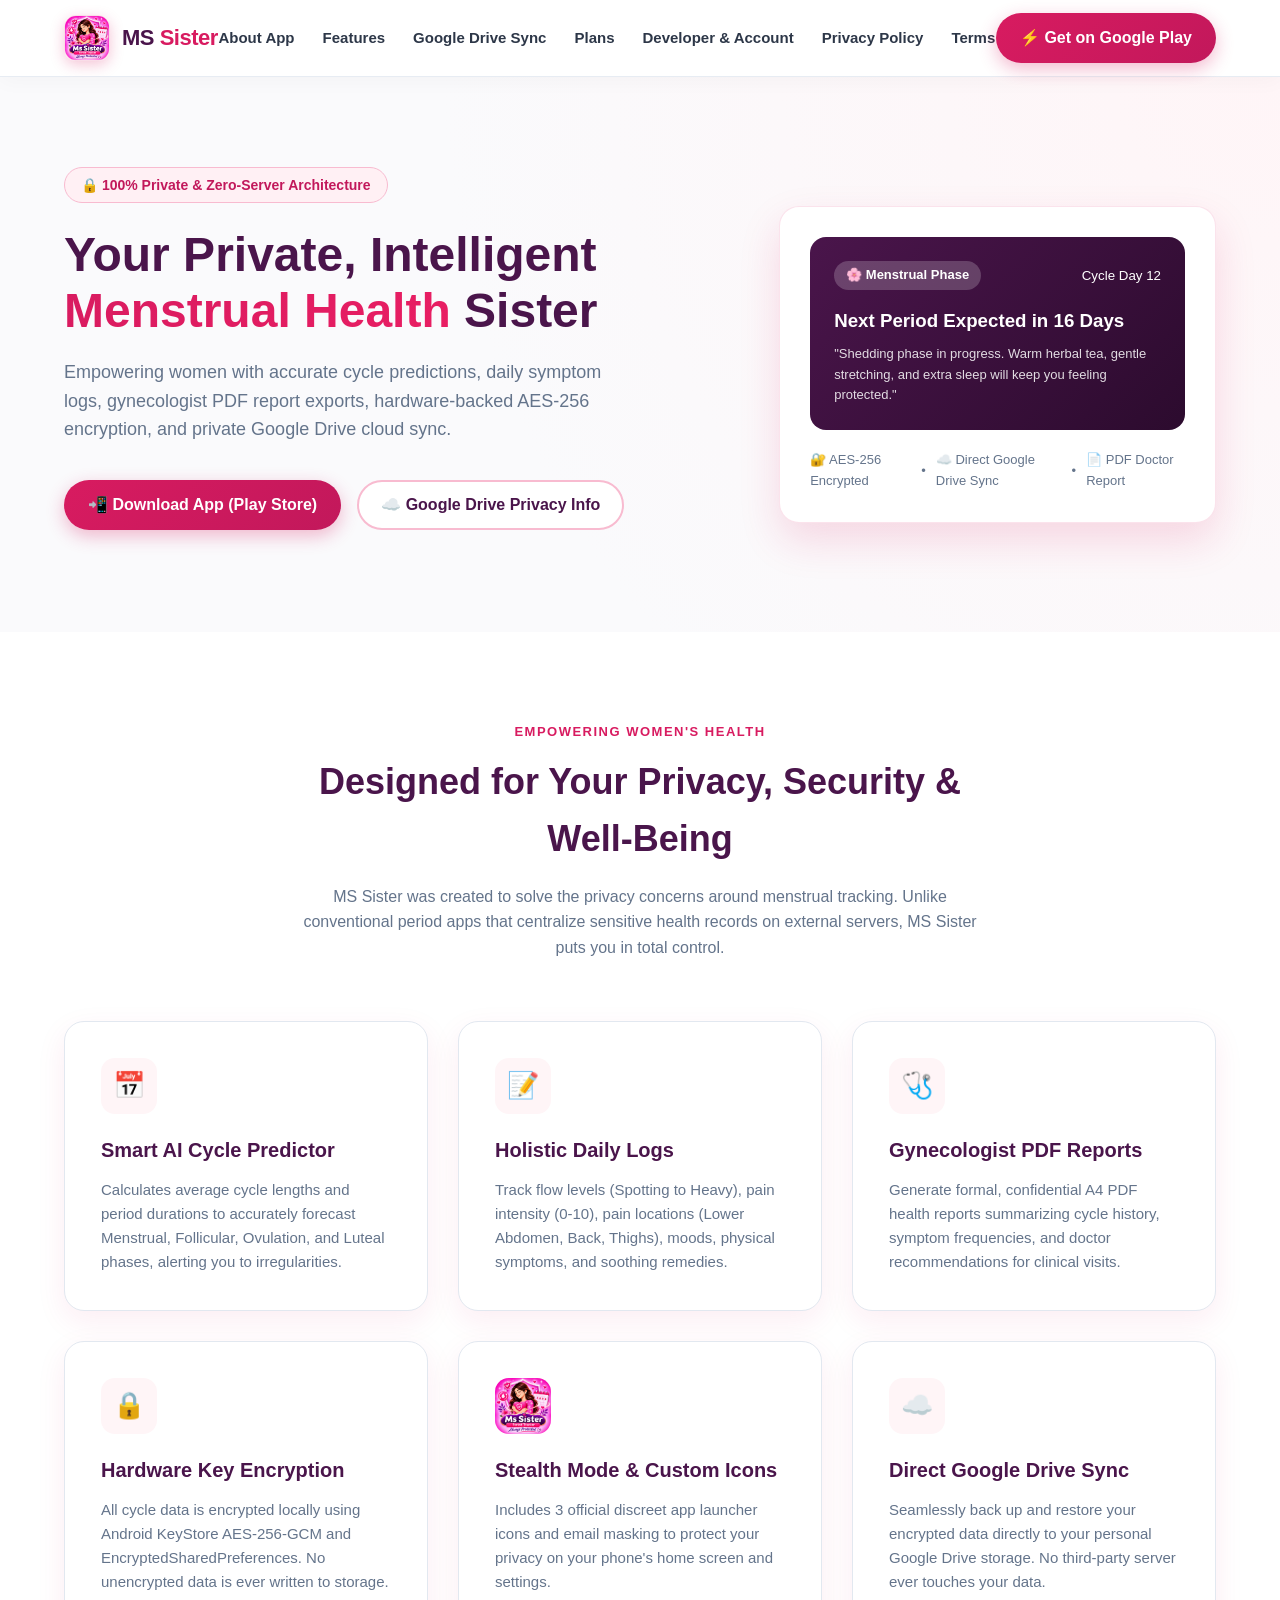
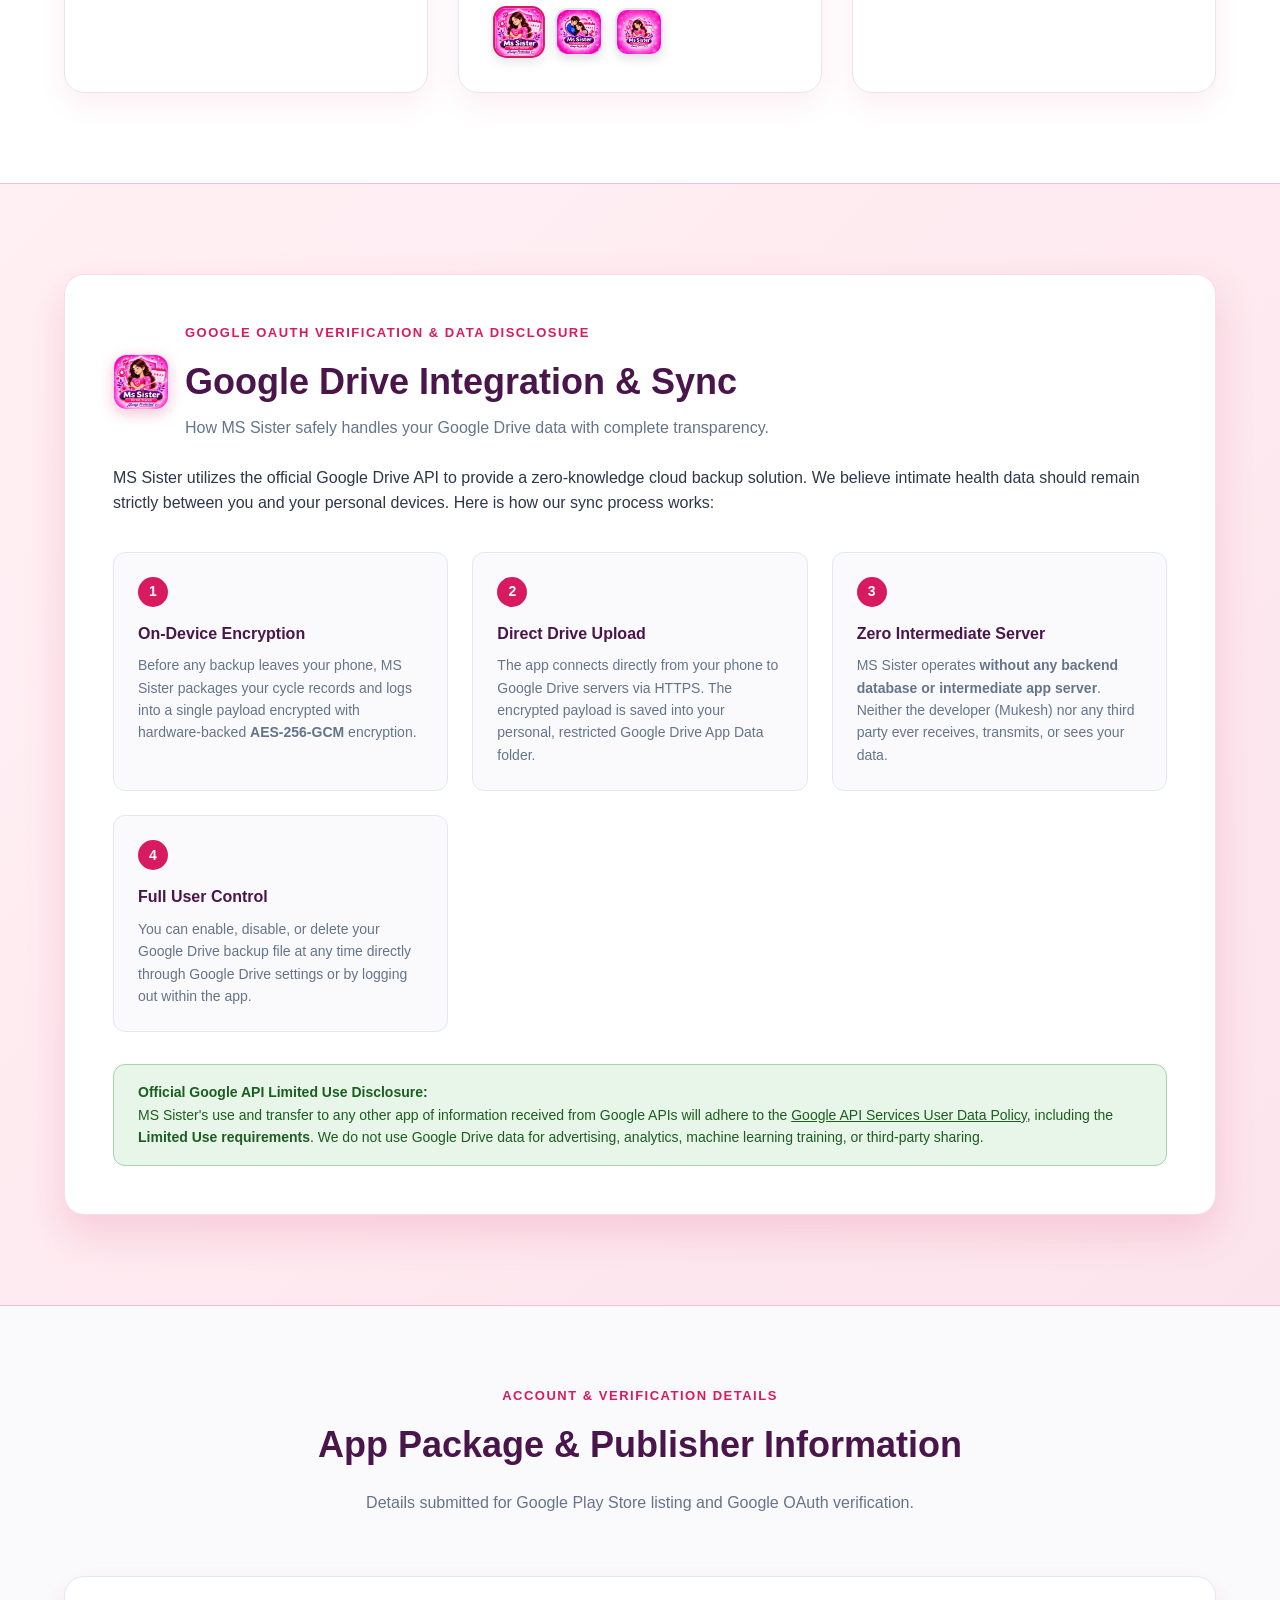
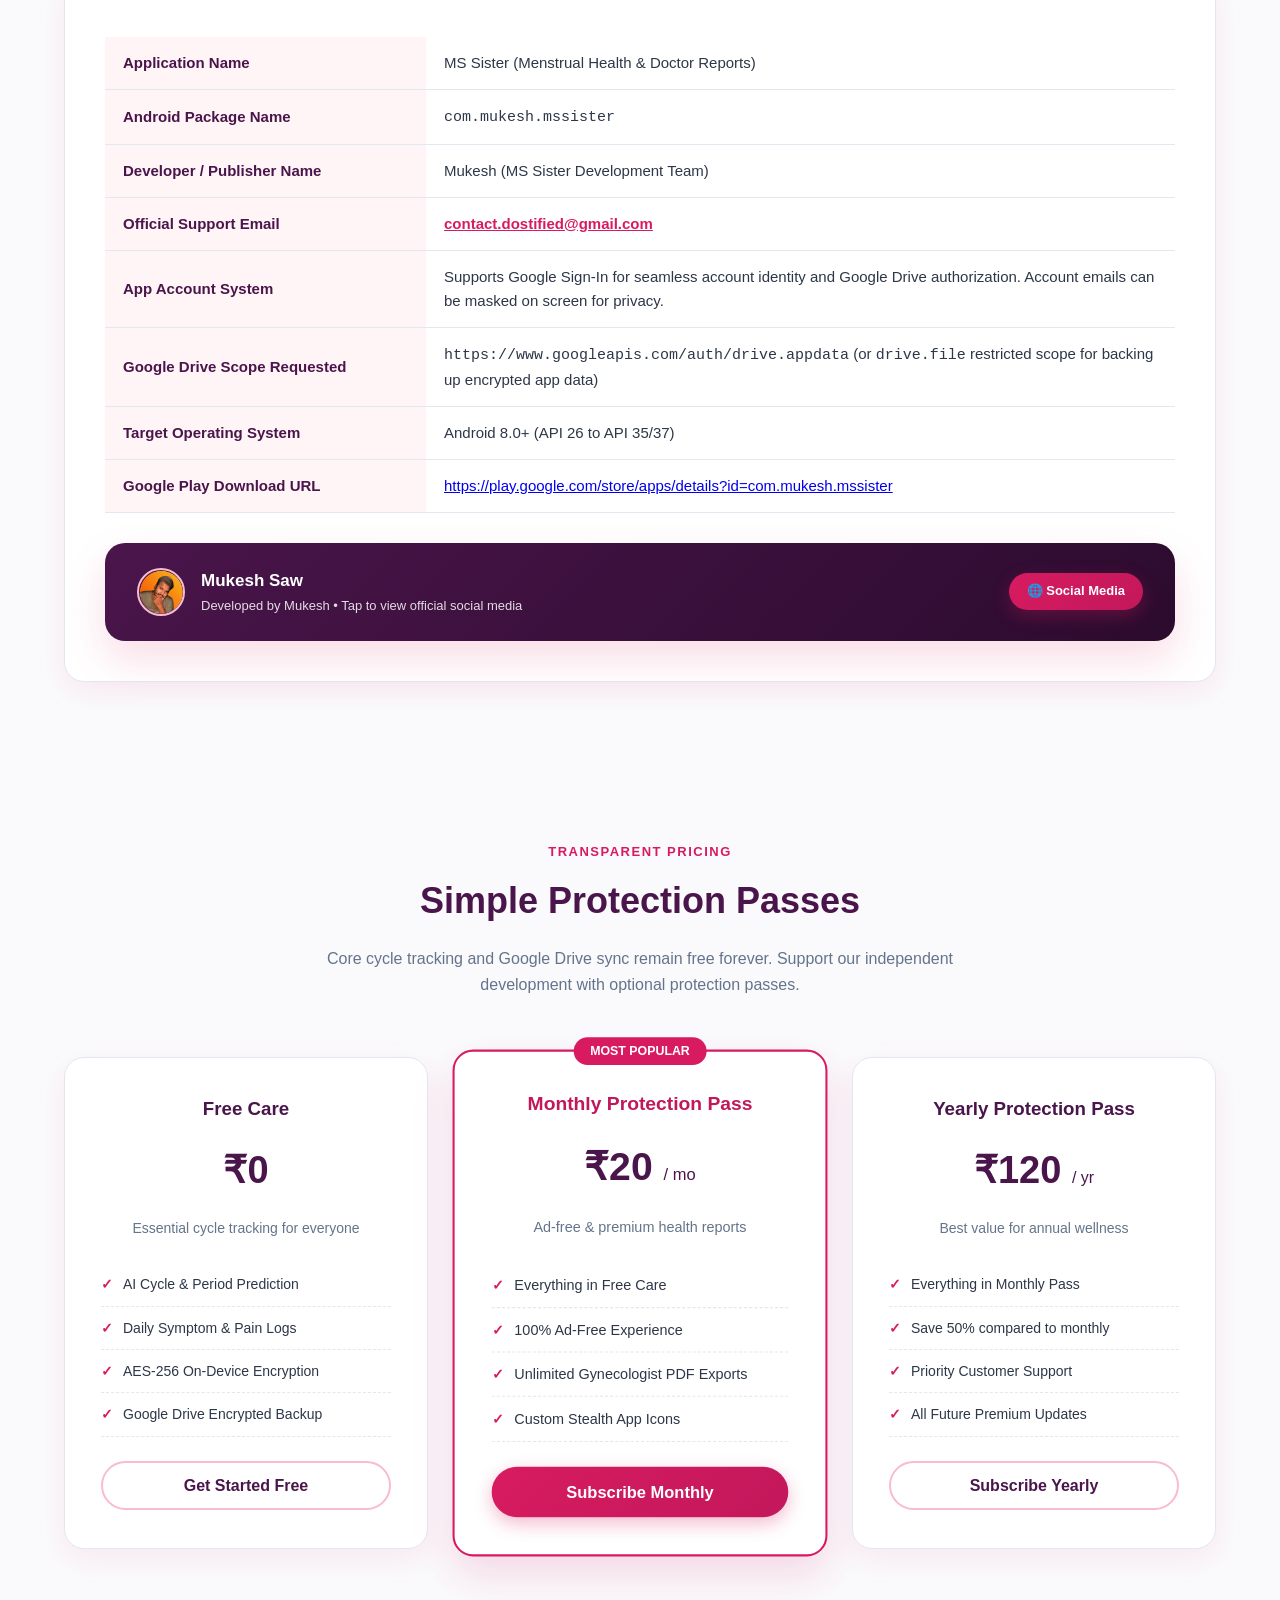
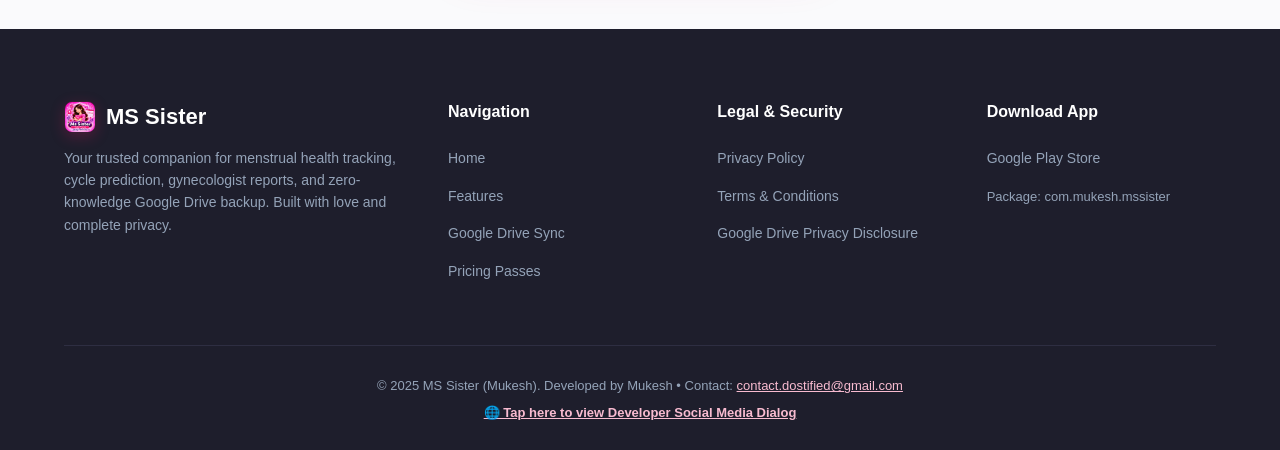
<file: index.html>
<!DOCTYPE html>
<html lang="en">
<head>
    <meta charset="UTF-8">
    <meta name="viewport" content="width=device-width, initial-scale=1.0">
    <title>MS Sister — Private Menstrual Health, Cycle Predictor & Doctor Reports</title>
    <meta name="description" content="MS Sister is your private, end-to-end encrypted menstrual health companion. Track period cycles, predict ovulation, generate gynecological PDF reports, and sync directly to your private Google Drive.">
    <link rel="icon" type="image/png" href="assets/mssister1.png">
    <link rel="stylesheet" href="styles.css">
</head>
<body>

    <!-- Navigation Header -->
    <header class="navbar">
        <div class="container">
            <a href="index.html" class="brand-logo">
                <img src="assets/mssister1.png" alt="MS Sister Official App Icon" class="brand-icon">
                <div class="brand-name">MS <span>Sister</span></div>
            </a>
            <ul class="nav-links">
                <li><a href="#about">About App</a></li>
                <li><a href="#features">Features</a></li>
                <li><a href="#google-drive-sync">Google Drive Sync</a></li>
                <li><a href="#pricing">Plans</a></li>
                <li><a href="#developer-account">Developer & Account</a></li>
                <li><a href="privacy-policy.html">Privacy Policy</a></li>
                <li><a href="terms.html">Terms</a></li>
            </ul>
            <a href="https://play.google.com/store/apps/details?id=com.mukesh.mssister" target="_blank" rel="noopener" class="btn-primary">
                <span>⚡ Get on Google Play</span>
            </a>
        </div>
    </header>

    <!-- Hero Section -->
    <section class="hero">
        <div class="container">
            <div class="hero-grid">
                <div class="hero-content">
                    <div class="hero-badge">
                        <span>🔒 100% Private & Zero-Server Architecture</span>
                    </div>
                    <h1 class="hero-title">Your Private, Intelligent <span>Menstrual Health</span> Sister</h1>
                    <p class="hero-subtitle">
                        Empowering women with accurate cycle predictions, daily symptom logs, gynecologist PDF report exports, hardware-backed AES-256 encryption, and private Google Drive cloud sync.
                    </p>
                    <div class="hero-buttons">
                        <!-- Play Store Download Link generated using package name: com.mukesh.mssister -->
                        <a href="https://play.google.com/store/apps/details?id=com.mukesh.mssister" target="_blank" rel="noopener" class="btn-primary">
                            <span>📲 Download App (Play Store)</span>
                        </a>
                        <a href="google-drive-privacy.html" class="btn-secondary">
                            <span>☁️ Google Drive Privacy Info</span>
                        </a>
                    </div>
                </div>

                <div class="hero-mockup">
                    <div class="hero-mockup-card">
                        <div class="app-card-preview">
                            <div class="app-card-header">
                                <span class="phase-pill">🌸 Menstrual Phase</span>
                                <small>Cycle Day 12</small>
                            </div>
                            <h3>Next Period Expected in 16 Days</h3>
                            <p style="font-size: 13px; opacity: 0.85; margin-top: 8px;">
                                "Shedding phase in progress. Warm herbal tea, gentle stretching, and extra sleep will keep you feeling protected."
                            </p>
                        </div>
                        <div style="display: flex; gap: 10px; font-size: 13px; color: var(--text-muted); align-items: center;">
                            <span>🔐 AES-256 Encrypted</span> •
                            <span>☁️ Direct Google Drive Sync</span> •
                            <span>📄 PDF Doctor Report</span>
                        </div>
                    </div>
                </div>
            </div>
        </div>
    </section>

    <!-- App Overview / About Section -->
    <section id="about" class="features-section" style="background: white;">
        <div class="container" id="features">
            <div class="section-header">
                <span class="section-tag">Empowering Women's Health</span>
                <h2 class="section-title">Designed for Your Privacy, Security & Well-Being</h2>
                <p class="section-description">
                    MS Sister was created to solve the privacy concerns around menstrual tracking. Unlike conventional period apps that centralize sensitive health records on external servers, MS Sister puts you in total control.
                </p>
            </div>

            <div class="grid-3">
                <div class="feature-card">
                    <div class="feature-icon-wrapper">📅</div>
                    <h3>Smart AI Cycle Predictor</h3>
                    <p>Calculates average cycle lengths and period durations to accurately forecast Menstrual, Follicular, Ovulation, and Luteal phases, alerting you to irregularities.</p>
                </div>

                <div class="feature-card">
                    <div class="feature-icon-wrapper">📝</div>
                    <h3>Holistic Daily Logs</h3>
                    <p>Track flow levels (Spotting to Heavy), pain intensity (0-10), pain locations (Lower Abdomen, Back, Thighs), moods, physical symptoms, and soothing remedies.</p>
                </div>

                <div class="feature-card">
                    <div class="feature-icon-wrapper">🩺</div>
                    <h3>Gynecologist PDF Reports</h3>
                    <p>Generate formal, confidential A4 PDF health reports summarizing cycle history, symptom frequencies, and doctor recommendations for clinical visits.</p>
                </div>

                <div class="feature-card">
                    <div class="feature-icon-wrapper">🔒</div>
                    <h3>Hardware Key Encryption</h3>
                    <p>All cycle data is encrypted locally using Android KeyStore AES-256-GCM and EncryptedSharedPreferences. No unencrypted data is ever written to storage.</p>
                </div>

                <div class="feature-card">
                    <div class="feature-icon-wrapper" style="background: none; padding: 0;">
                        <img src="assets/mssister1.png" alt="MS Sister Icon 1" style="width: 56px; height: 56px; border-radius: 14px;">
                    </div>
                    <h3>Stealth Mode & Custom Icons</h3>
                    <p>Includes 3 official discreet app launcher icons and email masking to protect your privacy on your phone's home screen and settings.</p>
                    <div class="icon-switcher-grid">
                        <img src="assets/mssister1.png" alt="Icon 1" class="icon-thumb active" title="Default Icon (mssister1)">
                        <img src="assets/mssister2.png" alt="Icon 2" class="icon-thumb" title="Alias Icon 2 (mssister2)">
                        <img src="assets/mssister3.png" alt="Icon 3" class="icon-thumb" title="Alias Icon 3 (mssister3)">
                    </div>
                </div>

                <div class="feature-card">
                    <div class="feature-icon-wrapper">☁️</div>
                    <h3>Direct Google Drive Sync</h3>
                    <p>Seamlessly back up and restore your encrypted data directly to your personal Google Drive storage. No third-party server ever touches your data.</p>
                </div>
            </div>
        </div>
    </section>

    <!-- Dedicated Google Drive Integration & Privacy Section -->
    <section id="google-drive-sync" class="drive-section">
        <div class="container">
            <div class="drive-box">
                <div class="drive-header">
                    <img src="assets/mssister1.png" alt="MS Sister App Icon" class="brand-icon" style="width: 56px; height: 56px; border-radius: 14px;">
                    <div>
                        <span class="section-tag">Google OAuth Verification & Data Disclosure</span>
                        <h2 class="section-title" style="margin-bottom: 4px;">Google Drive Integration & Sync</h2>
                        <p class="section-description">How MS Sister safely handles your Google Drive data with complete transparency.</p>
                    </div>
                </div>

                <p style="font-size: 16px; color: var(--text-main); margin-bottom: 20px;">
                    MS Sister utilizes the official Google Drive API to provide a zero-knowledge cloud backup solution. We believe intimate health data should remain strictly between you and your personal devices. Here is how our sync process works:
                </p>

                <div class="drive-steps">
                    <div class="drive-step-item">
                        <div class="step-num">1</div>
                        <h4 style="color: var(--deep-plum); margin-bottom: 8px;">On-Device Encryption</h4>
                        <p style="font-size: 14px; color: var(--text-muted);">
                            Before any backup leaves your phone, MS Sister packages your cycle records and logs into a single payload encrypted with hardware-backed <b>AES-256-GCM</b> encryption.
                        </p>
                    </div>

                    <div class="drive-step-item">
                        <div class="step-num">2</div>
                        <h4 style="color: var(--deep-plum); margin-bottom: 8px;">Direct Drive Upload</h4>
                        <p style="font-size: 14px; color: var(--text-muted);">
                            The app connects directly from your phone to Google Drive servers via HTTPS. The encrypted payload is saved into your personal, restricted Google Drive App Data folder.
                        </p>
                    </div>

                    <div class="drive-step-item">
                        <div class="step-num">3</div>
                        <h4 style="color: var(--deep-plum); margin-bottom: 8px;">Zero Intermediate Server</h4>
                        <p style="font-size: 14px; color: var(--text-muted);">
                            MS Sister operates <b>without any backend database or intermediate app server</b>. Neither the developer (Mukesh) nor any third party ever receives, transmits, or sees your data.
                        </p>
                    </div>

                    <div class="drive-step-item">
                        <div class="step-num">4</div>
                        <h4 style="color: var(--deep-plum); margin-bottom: 8px;">Full User Control</h4>
                        <p style="font-size: 14px; color: var(--text-muted);">
                            You can enable, disable, or delete your Google Drive backup file at any time directly through Google Drive settings or by logging out within the app.
                        </p>
                    </div>
                </div>

                <div class="compliance-badge">
                    <b>Official Google API Limited Use Disclosure:</b><br>
                    MS Sister's use and transfer to any other app of information received from Google APIs will adhere to the <a href="https://developers.google.com/terms/api-services-user-data-policy" target="_blank" rel="noopener" style="color: #1B5E20; text-decoration: underline;">Google API Services User Data Policy</a>, including the <b>Limited Use requirements</b>. We do not use Google Drive data for advertising, analytics, machine learning training, or third-party sharing.
                </div>
            </div>
        </div>
    </section>

    <!-- App Account & Developer Verification Info -->
    <section id="developer-account" class="account-section">
        <div class="container">
            <div class="section-header">
                <span class="section-tag">Account & Verification Details</span>
                <h2 class="section-title">App Package & Publisher Information</h2>
                <p class="section-description">Details submitted for Google Play Store listing and Google OAuth verification.</p>
            </div>

            <div class="info-card">
                <table class="info-table">
                    <tr>
                        <th>Application Name</th>
                        <td>MS Sister (Menstrual Health & Doctor Reports)</td>
                    </tr>
                    <tr>
                        <th>Android Package Name</th>
                        <td><code>com.mukesh.mssister</code></td>
                    </tr>
                    <tr>
                        <th>Developer / Publisher Name</th>
                        <td>Mukesh (MS Sister Development Team)</td>
                    </tr>
                    <tr>
                        <th>Official Support Email</th>
                        <td><a href="mailto:contact.dostified@gmail.com" style="color: var(--primary-rose); font-weight: bold;">contact.dostified@gmail.com</a></td>
                    </tr>
                    <tr>
                        <th>App Account System</th>
                        <td>Supports Google Sign-In for seamless account identity and Google Drive authorization. Account emails can be masked on screen for privacy.</td>
                    </tr>
                    <tr>
                        <th>Google Drive Scope Requested</th>
                        <td><code>https://www.googleapis.com/auth/drive.appdata</code> (or <code>drive.file</code> restricted scope for backing up encrypted app data)</td>
                    </tr>
                    <tr>
                        <th>Target Operating System</th>
                        <td>Android 8.0+ (API 26 to API 35/37)</td>
                    </tr>
                    <tr>
                        <th>Google Play Download URL</th>
                        <td><a href="https://play.google.com/store/apps/details?id=com.mukesh.mssister" target="_blank" rel="noopener">https://play.google.com/store/apps/details?id=com.mukesh.mssister</a></td>
                    </tr>
                </table>

                <!-- Developed by Mukesh Interactive Banner -->
                <div class="dev-banner-btn" onclick="openSocialModal()">
                    <div style="display: flex; align-items: center; gap: 16px;">
                        <img src="assets/dostified_logo.png" alt="Mukesh Saw Logo" style="width: 48px; height: 48px; border-radius: 50%; border: 2px solid var(--primary-rose-light); object-fit: cover;">
                        <div>
                            <h4 style="font-size: 17px; margin-bottom: 2px;">Mukesh Saw</h4>
                            <p style="font-size: 13px; opacity: 0.85;">Developed by Mukesh • Tap to view official social media</p>
                        </div>
                    </div>
                    <span class="btn-primary" style="padding: 8px 18px; font-size: 13px;">🌐 Social Media</span>
                </div>
            </div>
        </div>
    </section>

    <!-- Subscriptions Section -->
    <section id="pricing" class="pricing-section">
        <div class="container">
            <div class="section-header">
                <span class="section-tag">Transparent Pricing</span>
                <h2 class="section-title">Simple Protection Passes</h2>
                <p class="section-description">Core cycle tracking and Google Drive sync remain free forever. Support our independent development with optional protection passes.</p>
            </div>

            <div class="pricing-grid">
                <div class="pricing-card">
                    <h3 style="color: var(--deep-plum);">Free Care</h3>
                    <div class="price">₹0</div>
                    <p style="color: var(--text-muted); font-size: 14px;">Essential cycle tracking for everyone</p>
                    <ul class="pricing-features">
                        <li>AI Cycle & Period Prediction</li>
                        <li>Daily Symptom & Pain Logs</li>
                        <li>AES-256 On-Device Encryption</li>
                        <li>Google Drive Encrypted Backup</li>
                    </ul>
                    <a href="https://play.google.com/store/apps/details?id=com.mukesh.mssister" target="_blank" rel="noopener" class="btn-secondary" style="width: 100%; justify-content: center;">Get Started Free</a>
                </div>

                <div class="pricing-card popular">
                    <span class="popular-tag">Most Popular</span>
                    <h3 style="color: var(--primary-rose-dark);">Monthly Protection Pass</h3>
                    <div class="price">₹20 <span style="font-size: 16px; font-weight: normal;">/ mo</span></div>
                    <p style="color: var(--text-muted); font-size: 14px;">Ad-free & premium health reports</p>
                    <ul class="pricing-features">
                        <li>Everything in Free Care</li>
                        <li>100% Ad-Free Experience</li>
                        <li>Unlimited Gynecologist PDF Exports</li>
                        <li>Custom Stealth App Icons</li>
                    </ul>
                    <a href="https://play.google.com/store/apps/details?id=com.mukesh.mssister" target="_blank" rel="noopener" class="btn-primary" style="width: 100%; justify-content: center;">Subscribe Monthly</a>
                </div>

                <div class="pricing-card">
                    <h3 style="color: var(--deep-plum);">Yearly Protection Pass</h3>
                    <div class="price">₹120 <span style="font-size: 16px; font-weight: normal;">/ yr</span></div>
                    <p style="color: var(--text-muted); font-size: 14px;">Best value for annual wellness</p>
                    <ul class="pricing-features">
                        <li>Everything in Monthly Pass</li>
                        <li>Save 50% compared to monthly</li>
                        <li>Priority Customer Support</li>
                        <li>All Future Premium Updates</li>
                    </ul>
                    <a href="https://play.google.com/store/apps/details?id=com.mukesh.mssister" target="_blank" rel="noopener" class="btn-secondary" style="width: 100%; justify-content: center;">Subscribe Yearly</a>
                </div>
            </div>
        </div>
    </section>

    <!-- Footer -->
    <footer>
        <div class="container">
            <div class="footer-grid">
                <div class="footer-brand">
                    <div style="display: flex; align-items: center; gap: 10px; margin-bottom: 12px;">
                        <img src="assets/mssister1.png" alt="MS Sister Logo" class="brand-icon" style="width: 32px; height: 32px; border-radius: 8px;">
                        <h3 style="margin-bottom: 0;">MS Sister</h3>
                    </div>
                    <p>
                        Your trusted companion for menstrual health tracking, cycle prediction, gynecologist reports, and zero-knowledge Google Drive backup. Built with love and complete privacy.
                    </p>
                </div>

                <div class="footer-col">
                    <h4>Navigation</h4>
                    <ul>
                        <li><a href="index.html">Home</a></li>
                        <li><a href="#about">Features</a></li>
                        <li><a href="#google-drive-sync">Google Drive Sync</a></li>
                        <li><a href="#pricing">Pricing Passes</a></li>
                    </ul>
                </div>

                <div class="footer-col">
                    <h4>Legal & Security</h4>
                    <ul>
                        <li><a href="privacy-policy.html">Privacy Policy</a></li>
                        <li><a href="terms.html">Terms & Conditions</a></li>
                        <li><a href="google-drive-privacy.html">Google Drive Privacy Disclosure</a></li>
                    </ul>
                </div>

                <div class="footer-col">
                    <h4>Download App</h4>
                    <ul>
                        <!-- Play Store link with package com.mukesh.mssister -->
                        <li><a href="https://play.google.com/store/apps/details?id=com.mukesh.mssister" target="_blank" rel="noopener">Google Play Store</a></li>
                        <li><span style="font-size: 13px;">Package: com.mukesh.mssister</span></li>
                    </ul>
                </div>
            </div>

            <div class="footer-bottom">
                <p>&copy; 2025 MS Sister (Mukesh). Developed by Mukesh • Contact: <a href="mailto:contact.dostified@gmail.com" style="color: var(--primary-rose-light);">contact.dostified@gmail.com</a></p>
                <p style="margin-top: 6px;"><a href="javascript:void(0)" onclick="openSocialModal()" style="color: var(--primary-rose-light); text-decoration: underline; font-weight: bold;">🌐 Tap here to view Developer Social Media Dialog</a></p>
            </div>
        </div>
    </footer>

    <!-- Developed by Mukesh — Official Social Media Modal Dialog -->
    <div id="social-modal" class="modal-overlay">
        <div class="modal-card">
            <div class="modal-header">
                <img src="assets/dostified_logo.png" alt="Mukesh Saw Logo" class="dev-profile-pic">
                <div class="modal-title-group">
                    <h3>Mukesh Saw</h3>
                    <span class="dev-tagline">Developed by Mukesh</span>
                </div>
                <button class="modal-close" onclick="closeSocialModal()">&times;</button>
            </div>
            <div class="modal-body">
                <div class="social-links-grid" style="grid-template-columns: 1fr;">
                    <a href="https://whatsapp.com/channel/0029Va8zuwILCoX7PJQRD71K" target="_blank" rel="noopener" class="social-btn">
                        <img src="assets/whatsapp.png" alt="WhatsApp Channel" class="social-icon-img">
                        <div class="social-info">
                            <strong>WhatsApp Channel</strong>
                            <small>Official Updates</small>
                        </div>
                    </a>

                    <a href="https://t.me/Dostified" target="_blank" rel="noopener" class="social-btn">
                        <img src="assets/telegram.png" alt="Telegram Channel" class="social-icon-img">
                        <div class="social-info">
                            <strong>Telegram Channel</strong>
                            <small>@Dostified</small>
                        </div>
                    </a>

                    <a href="https://www.instagram.com/Dostified" target="_blank" rel="noopener" class="social-btn">
                        <img src="assets/instagram.png" alt="Instagram Profile" class="social-icon-img">
                        <div class="social-info">
                            <strong>Instagram Profile</strong>
                            <small>@Dostified</small>
                        </div>
                    </a>

                    <a href="https://www.facebook.com/Dostified" target="_blank" rel="noopener" class="social-btn">
                        <img src="assets/facebook.png" alt="Facebook Page" class="social-icon-img">
                        <div class="social-info">
                            <strong>Facebook Page</strong>
                            <small>@Dostified</small>
                        </div>
                    </a>

                    <a href="https://twitter.com/dostified" target="_blank" rel="noopener" class="social-btn">
                        <img src="assets/twitter.png" alt="Twitter Profile" class="social-icon-img">
                        <div class="social-info">
                            <strong>Twitter Profile</strong>
                            <small>@Dostified</small>
                        </div>
                    </a>
                </div>
            </div>
            <div class="modal-footer" style="margin-top: 16px;">
                <button class="btn-primary" onclick="closeSocialModal()" style="width: 100%; justify-content: center;">Close</button>
            </div>
        </div>
    </div>

    <!-- Modal Dialog Script -->
    <script>
        function openSocialModal() {
            document.getElementById('social-modal').classList.add('active');
        }
        function closeSocialModal() {
            document.getElementById('social-modal').classList.remove('active');
        }
        // Close modal when clicking outside
        document.getElementById('social-modal').addEventListener('click', function(e) {
            if (e.target === this) {
                closeSocialModal();
            }
        });
    </script>

</body>
</html>
</file>
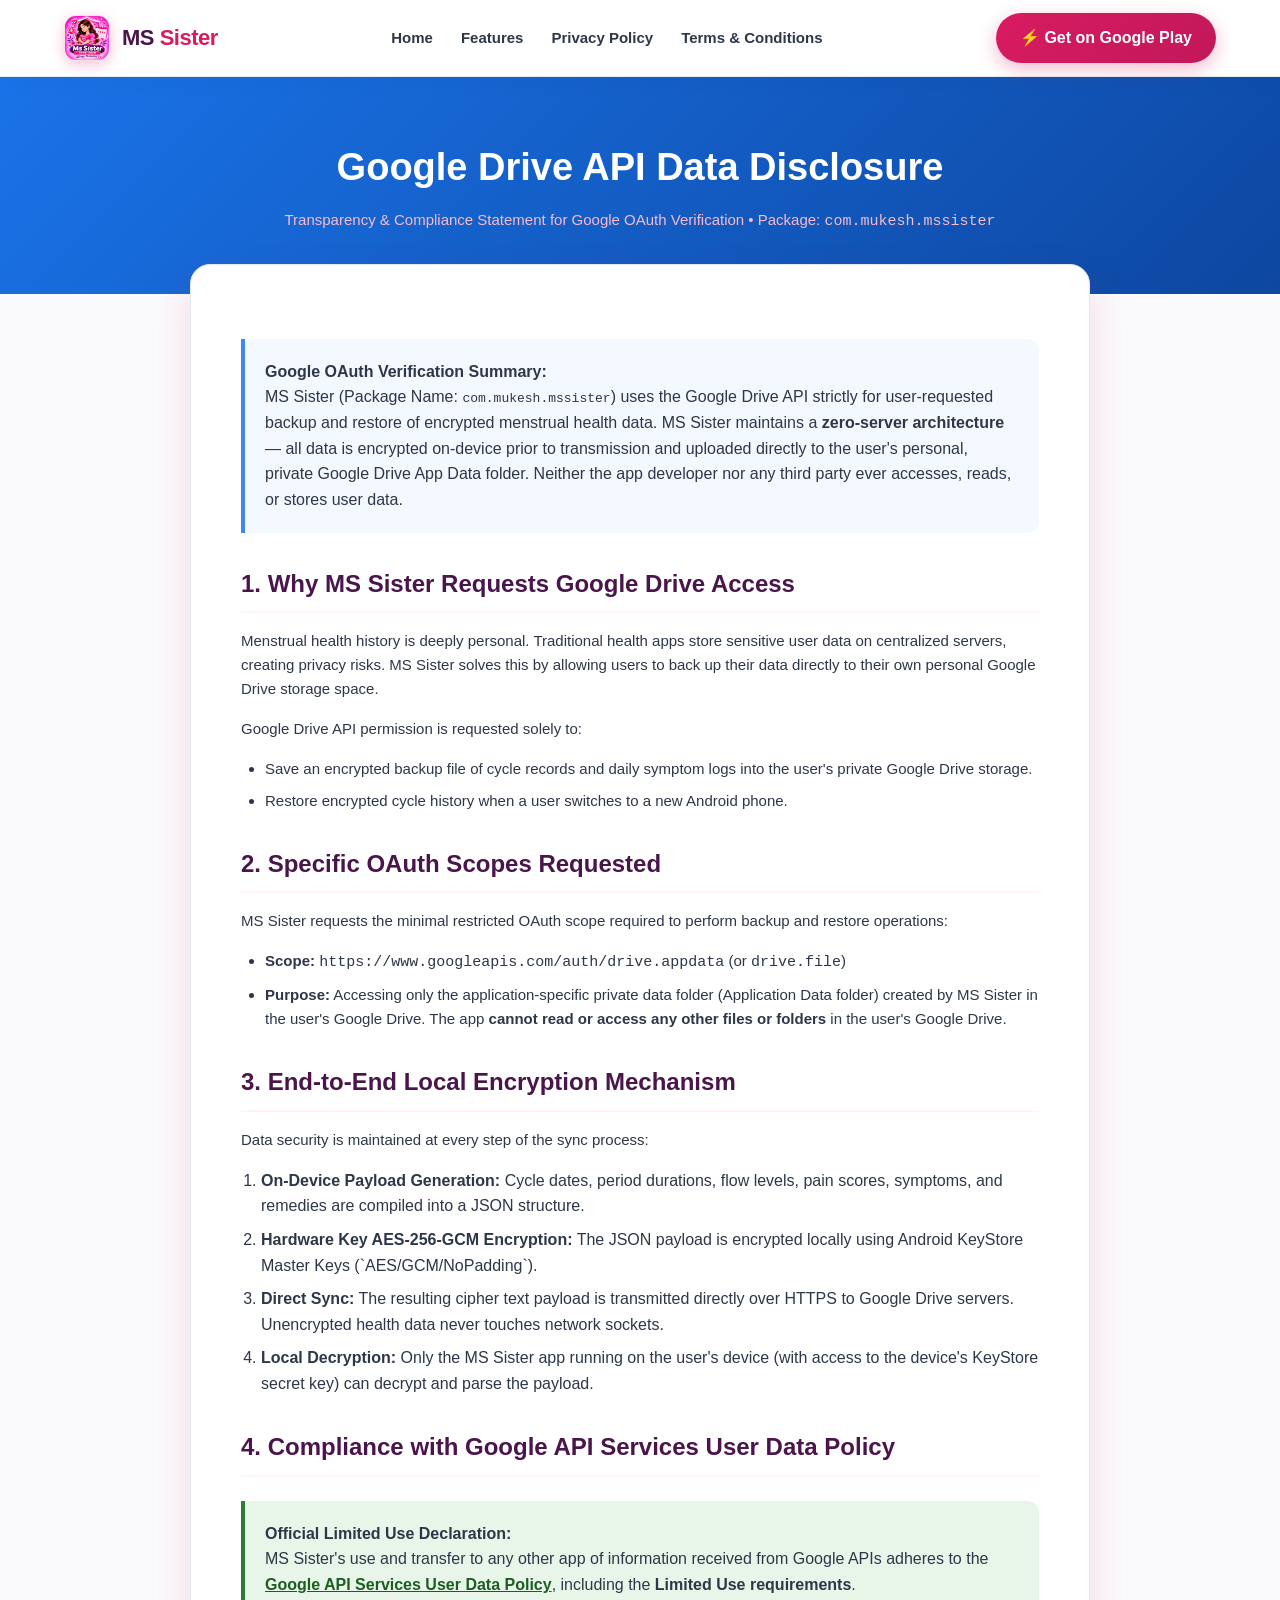
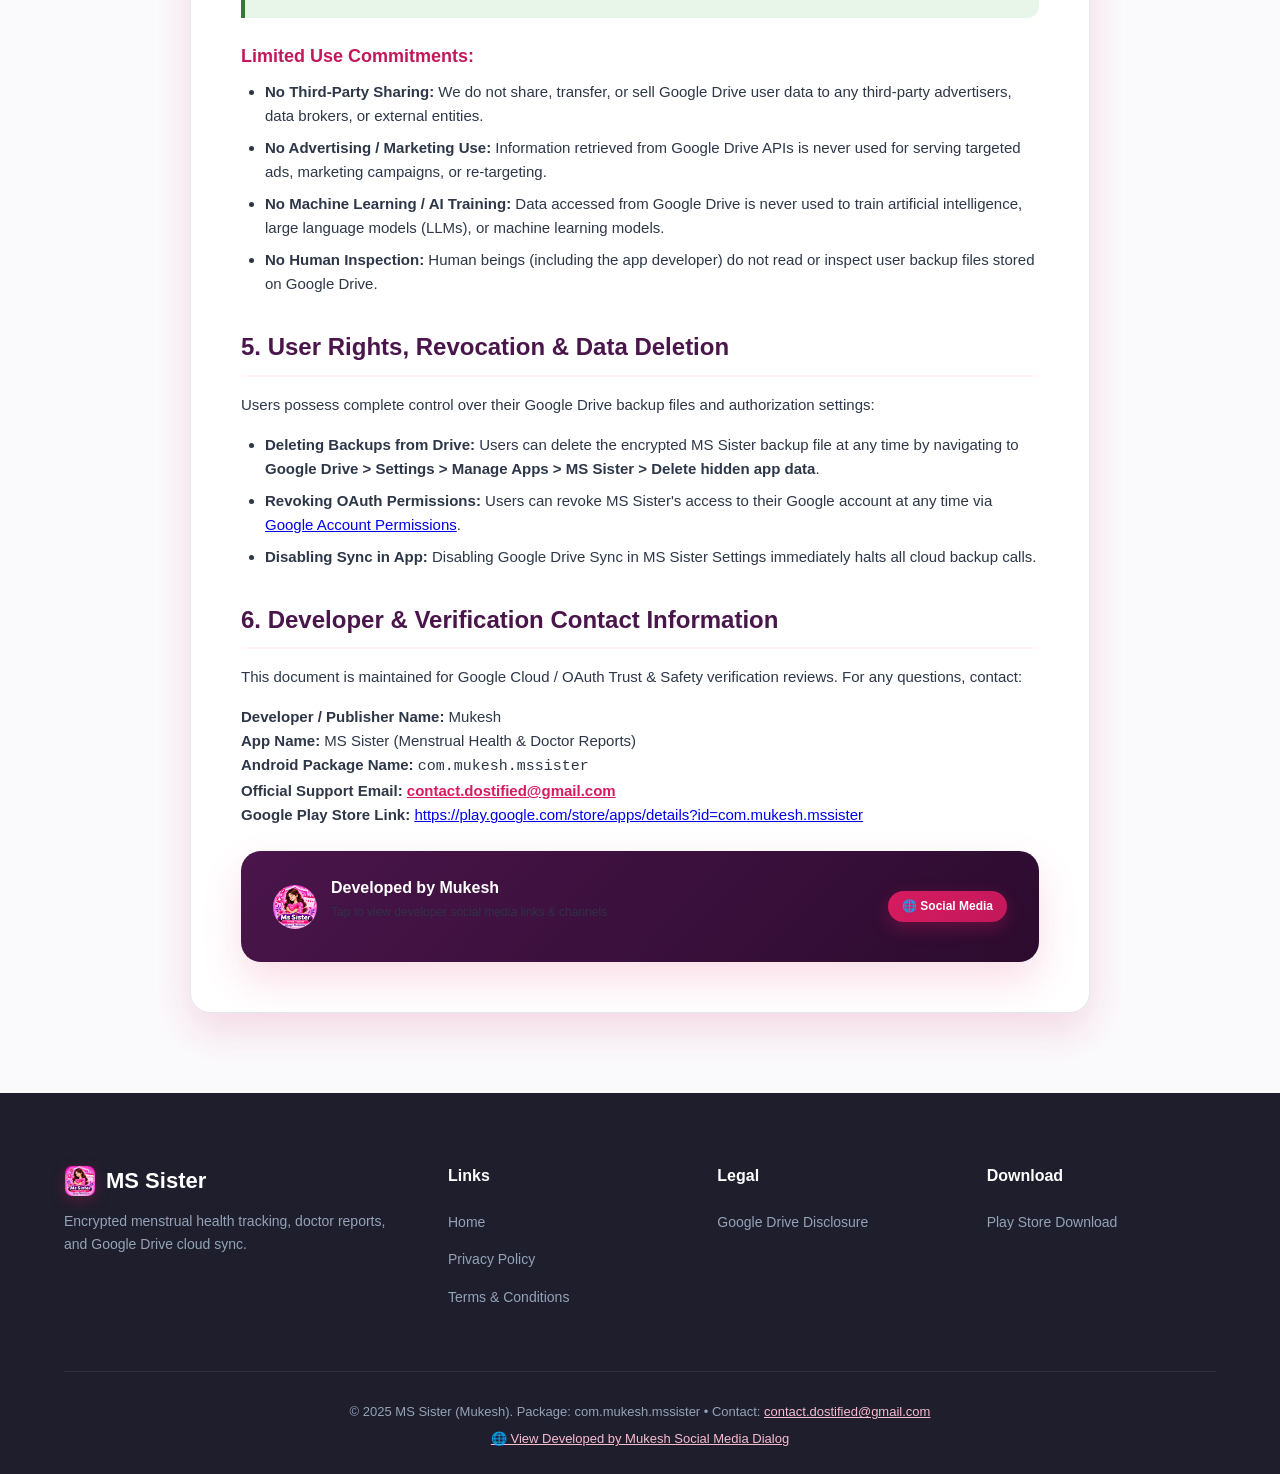
<file: google-drive-privacy.html>
<!DOCTYPE html>
<html lang="en">
<head>
    <meta charset="UTF-8">
    <meta name="viewport" content="width=device-width, initial-scale=1.0">
    <title>Google Drive API Privacy & Security Disclosure — MS Sister App</title>
    <meta name="description" content="Google Drive API Privacy & Compliance Disclosure for MS Sister (com.mukesh.mssister). Details on requested OAuth scopes, AES-256 local encryption, and Limited Use compliance.">
    <link rel="icon" type="image/png" href="assets/mssister1.png">
    <link rel="stylesheet" href="styles.css">
</head>
<body>

    <!-- Header Navigation -->
    <header class="navbar">
        <div class="container">
            <a href="index.html" class="brand-logo">
                <img src="assets/mssister1.png" alt="MS Sister Official App Icon" class="brand-icon">
                <div class="brand-name">MS <span>Sister</span></div>
            </a>
            <ul class="nav-links">
                <li><a href="index.html">Home</a></li>
                <li><a href="index.html#features">Features</a></li>
                <li><a href="privacy-policy.html">Privacy Policy</a></li>
                <li><a href="terms.html">Terms & Conditions</a></li>
            </ul>
            <a href="https://play.google.com/store/apps/details?id=com.mukesh.mssister" target="_blank" rel="noopener" class="btn-primary">
                <span>⚡ Get on Google Play</span>
            </a>
        </div>
    </header>

    <!-- Page Title Header -->
    <div class="legal-header" style="background: linear-gradient(135deg, #1A73E8, #0D47A1);">
        <div class="container">
            <h1>Google Drive API Data Disclosure</h1>
            <p>Transparency & Compliance Statement for Google OAuth Verification • Package: <code>com.mukesh.mssister</code></p>
        </div>
    </div>

    <!-- Main Content -->
    <div class="container">
        <div class="legal-content">

            <div class="highlight-box" style="border-left-color: #4285F4; background: #F4F8FF;">
                <b>Google OAuth Verification Summary:</b><br>
                MS Sister (Package Name: <code>com.mukesh.mssister</code>) uses the Google Drive API strictly for user-requested backup and restore of encrypted menstrual health data. MS Sister maintains a <b>zero-server architecture</b> — all data is encrypted on-device prior to transmission and uploaded directly to the user's personal, private Google Drive App Data folder. Neither the app developer nor any third party ever accesses, reads, or stores user data.
            </div>

            <h2>1. Why MS Sister Requests Google Drive Access</h2>
            <p>
                Menstrual health history is deeply personal. Traditional health apps store sensitive user data on centralized servers, creating privacy risks. MS Sister solves this by allowing users to back up their data directly to their own personal Google Drive storage space.
            </p>
            <p>
                Google Drive API permission is requested solely to:
            </p>
            <ul>
                <li>Save an encrypted backup file of cycle records and daily symptom logs into the user's private Google Drive storage.</li>
                <li>Restore encrypted cycle history when a user switches to a new Android phone.</li>
            </ul>

            <h2>2. Specific OAuth Scopes Requested</h2>
            <p>
                MS Sister requests the minimal restricted OAuth scope required to perform backup and restore operations:
            </p>
            <ul>
                <li><b>Scope:</b> <code>https://www.googleapis.com/auth/drive.appdata</code> (or <code>drive.file</code>)</li>
                <li><b>Purpose:</b> Accessing only the application-specific private data folder (Application Data folder) created by MS Sister in the user's Google Drive. The app <b>cannot read or access any other files or folders</b> in the user's Google Drive.</li>
            </ul>

            <h2>3. End-to-End Local Encryption Mechanism</h2>
            <p>
                Data security is maintained at every step of the sync process:
            </p>
            <ol style="margin-left: 20px; margin-bottom: 16px;">
                <li><b>On-Device Payload Generation:</b> Cycle dates, period durations, flow levels, pain scores, symptoms, and remedies are compiled into a JSON structure.</li>
                <li><b>Hardware Key AES-256-GCM Encryption:</b> The JSON payload is encrypted locally using Android KeyStore Master Keys (`AES/GCM/NoPadding`).</li>
                <li><b>Direct Sync:</b> The resulting cipher text payload is transmitted directly over HTTPS to Google Drive servers. Unencrypted health data never touches network sockets.</li>
                <li><b>Local Decryption:</b> Only the MS Sister app running on the user's device (with access to the device's KeyStore secret key) can decrypt and parse the payload.</li>
            </ol>

            <h2>4. Compliance with Google API Services User Data Policy</h2>
            <div class="highlight-box" style="background: #E8F5E9; border-left-color: #2E7D32;">
                <b>Official Limited Use Declaration:</b><br>
                MS Sister's use and transfer to any other app of information received from Google APIs adheres to the <a href="https://developers.google.com/terms/api-services-user-data-policy" target="_blank" rel="noopener" style="color: #1B5E20; font-weight: bold;">Google API Services User Data Policy</a>, including the <b>Limited Use requirements</b>.
            </div>

            <h3>Limited Use Commitments:</h3>
            <ul>
                <li><b>No Third-Party Sharing:</b> We do not share, transfer, or sell Google Drive user data to any third-party advertisers, data brokers, or external entities.</li>
                <li><b>No Advertising / Marketing Use:</b> Information retrieved from Google Drive APIs is never used for serving targeted ads, marketing campaigns, or re-targeting.</li>
                <li><b>No Machine Learning / AI Training:</b> Data accessed from Google Drive is never used to train artificial intelligence, large language models (LLMs), or machine learning models.</li>
                <li><b>No Human Inspection:</b> Human beings (including the app developer) do not read or inspect user backup files stored on Google Drive.</li>
            </ul>

            <h2>5. User Rights, Revocation & Data Deletion</h2>
            <p>
                Users possess complete control over their Google Drive backup files and authorization settings:
            </p>
            <ul>
                <li><b>Deleting Backups from Drive:</b> Users can delete the encrypted MS Sister backup file at any time by navigating to <b>Google Drive &gt; Settings &gt; Manage Apps &gt; MS Sister &gt; Delete hidden app data</b>.</li>
                <li><b>Revoking OAuth Permissions:</b> Users can revoke MS Sister's access to their Google account at any time via <a href="https://myaccount.google.com/permissions" target="_blank" rel="noopener">Google Account Permissions</a>.</li>
                <li><b>Disabling Sync in App:</b> Disabling Google Drive Sync in MS Sister Settings immediately halts all cloud backup calls.</li>
            </ul>

            <h2>6. Developer & Verification Contact Information</h2>
            <p>
                This document is maintained for Google Cloud / OAuth Trust & Safety verification reviews. For any questions, contact:
            </p>
            <p>
                <b>Developer / Publisher Name:</b> Mukesh<br>
                <b>App Name:</b> MS Sister (Menstrual Health & Doctor Reports)<br>
                <b>Android Package Name:</b> <code>com.mukesh.mssister</code><br>
                <b>Official Support Email:</b> <a href="mailto:contact.dostified@gmail.com" style="color: var(--primary-rose); font-weight: bold;">contact.dostified@gmail.com</a><br>
                <b>Google Play Store Link:</b> <a href="https://play.google.com/store/apps/details?id=com.mukesh.mssister" target="_blank" rel="noopener">https://play.google.com/store/apps/details?id=com.mukesh.mssister</a>
            </p>

            <!-- Developed by Mukesh Social Media Button -->
            <div class="dev-banner-btn" onclick="openSocialModal()" style="margin-top: 24px;">
                <div style="display: flex; align-items: center; gap: 14px;">
                    <img src="assets/mssister1.png" alt="Mukesh Logo" style="width: 44px; height: 44px; border-radius: 50%;">
                    <div>
                        <h4 style="font-size: 16px; margin-bottom: 2px;">Developed by Mukesh</h4>
                        <p style="font-size: 12px; opacity: 0.85;">Tap to view developer social media links & channels</p>
                    </div>
                </div>
                <span class="btn-primary" style="padding: 6px 14px; font-size: 12px;">🌐 Social Media</span>
            </div>
        </div>
    </div>

    <!-- Footer -->
    <footer>
        <div class="container">
            <div class="footer-grid">
                <div class="footer-brand">
                    <div style="display: flex; align-items: center; gap: 10px; margin-bottom: 12px;">
                        <img src="assets/mssister1.png" alt="MS Sister Logo" class="brand-icon" style="width: 32px; height: 32px; border-radius: 8px;">
                        <h3 style="margin-bottom: 0;">MS Sister</h3>
                    </div>
                    <p>Encrypted menstrual health tracking, doctor reports, and Google Drive cloud sync.</p>
                </div>
                <div class="footer-col">
                    <h4>Links</h4>
                    <ul>
                        <li><a href="index.html">Home</a></li>
                        <li><a href="privacy-policy.html">Privacy Policy</a></li>
                        <li><a href="terms.html">Terms & Conditions</a></li>
                    </ul>
                </div>
                <div class="footer-col">
                    <h4>Legal</h4>
                    <ul>
                        <li><a href="google-drive-privacy.html">Google Drive Disclosure</a></li>
                    </ul>
                </div>
                <div class="footer-col">
                    <h4>Download</h4>
                    <ul>
                        <li><a href="https://play.google.com/store/apps/details?id=com.mukesh.mssister" target="_blank" rel="noopener">Play Store Download</a></li>
                    </ul>
                </div>
            </div>
            <div class="footer-bottom">
                <p>&copy; 2025 MS Sister (Mukesh). Package: com.mukesh.mssister • Contact: <a href="mailto:contact.dostified@gmail.com" style="color: var(--primary-rose-light);">contact.dostified@gmail.com</a></p>
                <p style="margin-top: 6px;"><a href="javascript:void(0)" onclick="openSocialModal()" style="color: var(--primary-rose-light); text-decoration: underline;">🌐 View Developed by Mukesh Social Media Dialog</a></p>
            </div>
        </div>
    </footer>

    <!-- Developed by Mukesh — Official Social Media Modal Dialog -->
    <div id="social-modal" class="modal-overlay">
        <div class="modal-card">
            <div class="modal-header">
                <img src="assets/dostified_logo.png" alt="Mukesh Saw Logo" class="dev-profile-pic">
                <div class="modal-title-group">
                    <h3>Mukesh Saw</h3>
                    <span class="dev-tagline">Developed by Mukesh</span>
                </div>
                <button class="modal-close" onclick="closeSocialModal()">&times;</button>
            </div>
            <div class="modal-body">
                <div class="social-links-grid" style="grid-template-columns: 1fr;">
                    <a href="https://whatsapp.com/channel/0029Va8zuwILCoX7PJQRD71K" target="_blank" rel="noopener" class="social-btn">
                        <img src="assets/whatsapp.png" alt="WhatsApp Channel" class="social-icon-img">
                        <div class="social-info">
                            <strong>WhatsApp Channel</strong>
                            <small>Official Updates</small>
                        </div>
                    </a>

                    <a href="https://t.me/Dostified" target="_blank" rel="noopener" class="social-btn">
                        <img src="assets/telegram.png" alt="Telegram Channel" class="social-icon-img">
                        <div class="social-info">
                            <strong>Telegram Channel</strong>
                            <small>@Dostified</small>
                        </div>
                    </a>

                    <a href="https://www.instagram.com/Dostified" target="_blank" rel="noopener" class="social-btn">
                        <img src="assets/instagram.png" alt="Instagram Profile" class="social-icon-img">
                        <div class="social-info">
                            <strong>Instagram Profile</strong>
                            <small>@Dostified</small>
                        </div>
                    </a>

                    <a href="https://www.facebook.com/Dostified" target="_blank" rel="noopener" class="social-btn">
                        <img src="assets/facebook.png" alt="Facebook Page" class="social-icon-img">
                        <div class="social-info">
                            <strong>Facebook Page</strong>
                            <small>@Dostified</small>
                        </div>
                    </a>

                    <a href="https://twitter.com/dostified" target="_blank" rel="noopener" class="social-btn">
                        <img src="assets/twitter.png" alt="Twitter Profile" class="social-icon-img">
                        <div class="social-info">
                            <strong>Twitter Profile</strong>
                            <small>@dostified</small>
                        </div>
                    </a>

                    <a href="https://youtube.com/@Dostified" target="_blank" rel="noopener" class="social-btn">
                        <img src="assets/youtube.png" alt="YouTube Channel" class="social-icon-img">
                        <div class="social-info">
                            <strong>YouTube Channel</strong>
                            <small>@Dostified</small>
                        </div>
                    </a>
                </div>
            </div>
            <div class="modal-footer" style="margin-top: 16px;">
                <button class="btn-primary" onclick="closeSocialModal()" style="width: 100%; justify-content: center;">Close</button>
            </div>
        </div>
    </div>

    <!-- Modal Dialog Script -->
    <script>
        function openSocialModal() {
            document.getElementById('social-modal').classList.add('active');
        }
        function closeSocialModal() {
            document.getElementById('social-modal').classList.remove('active');
        }
        document.getElementById('social-modal').addEventListener('click', function(e) {
            if (e.target === this) {
                closeSocialModal();
            }
        });
    </script>

</body>
</html>
</file>
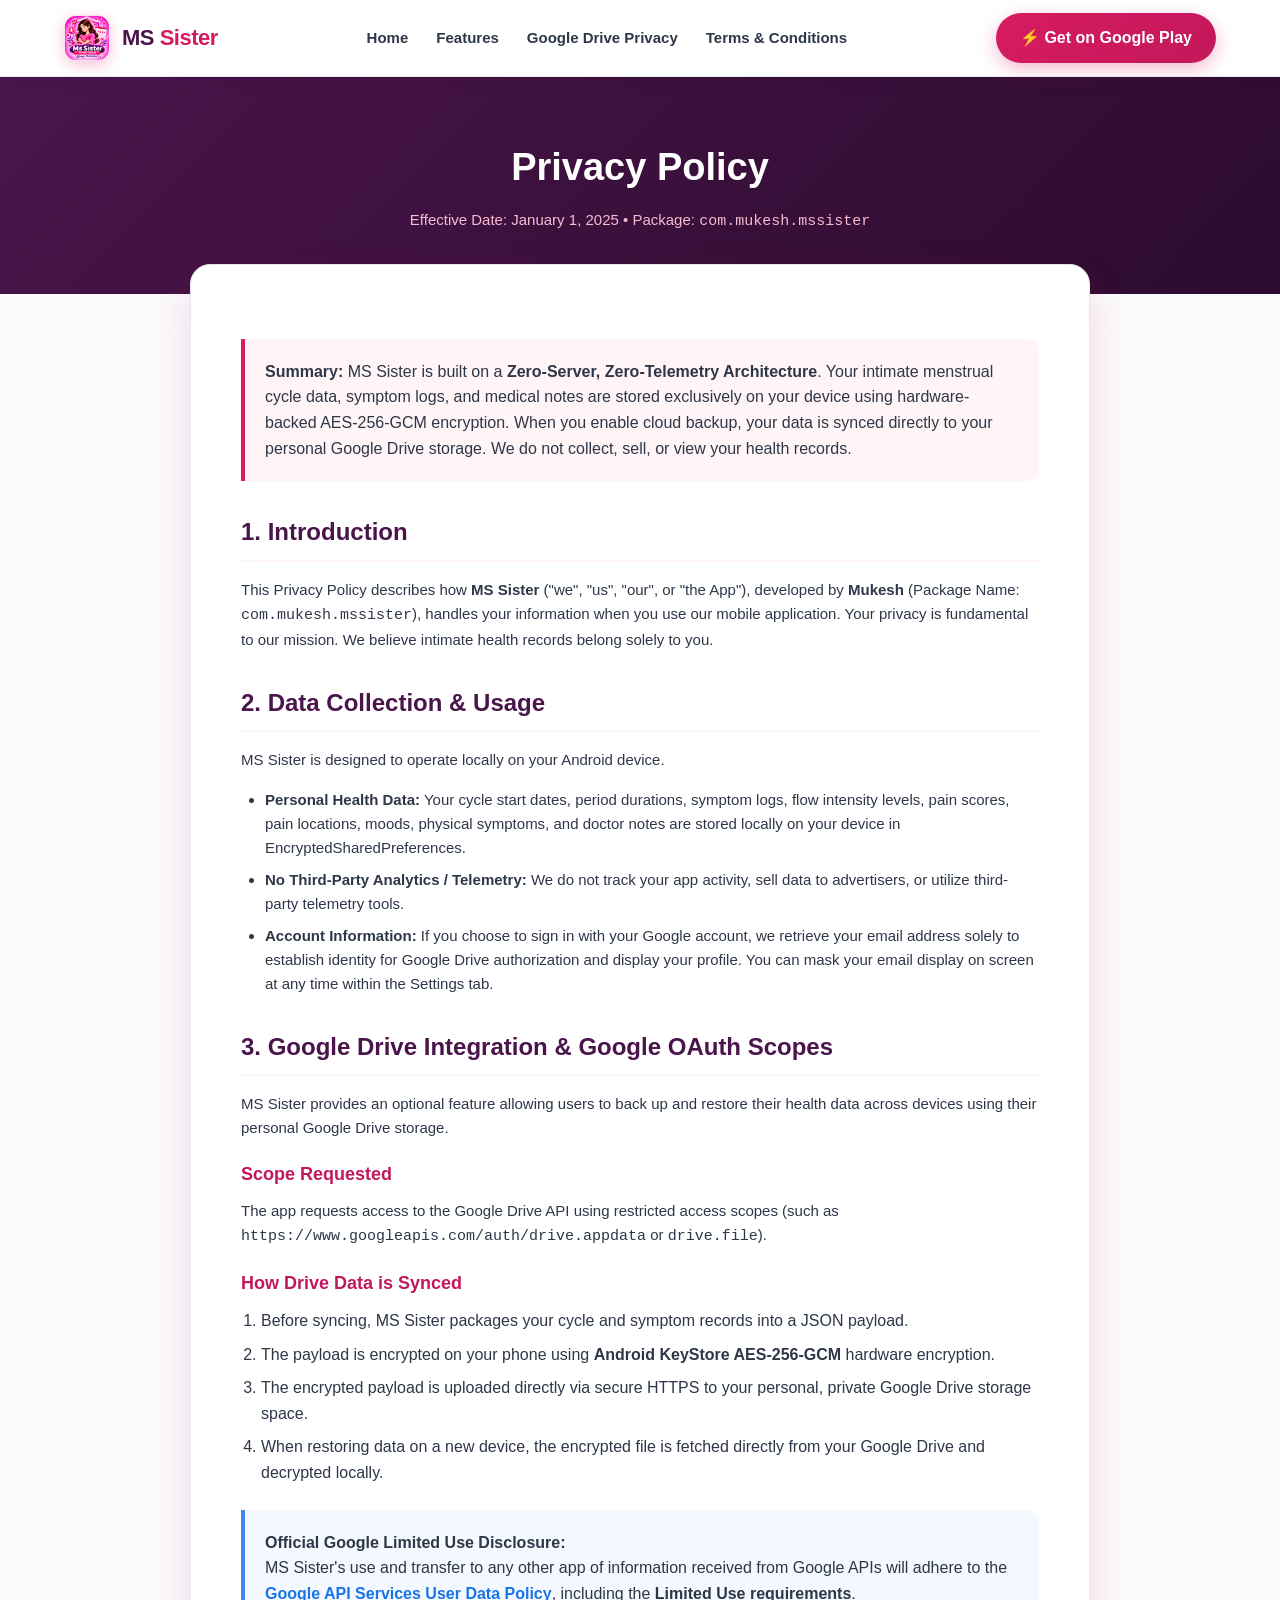
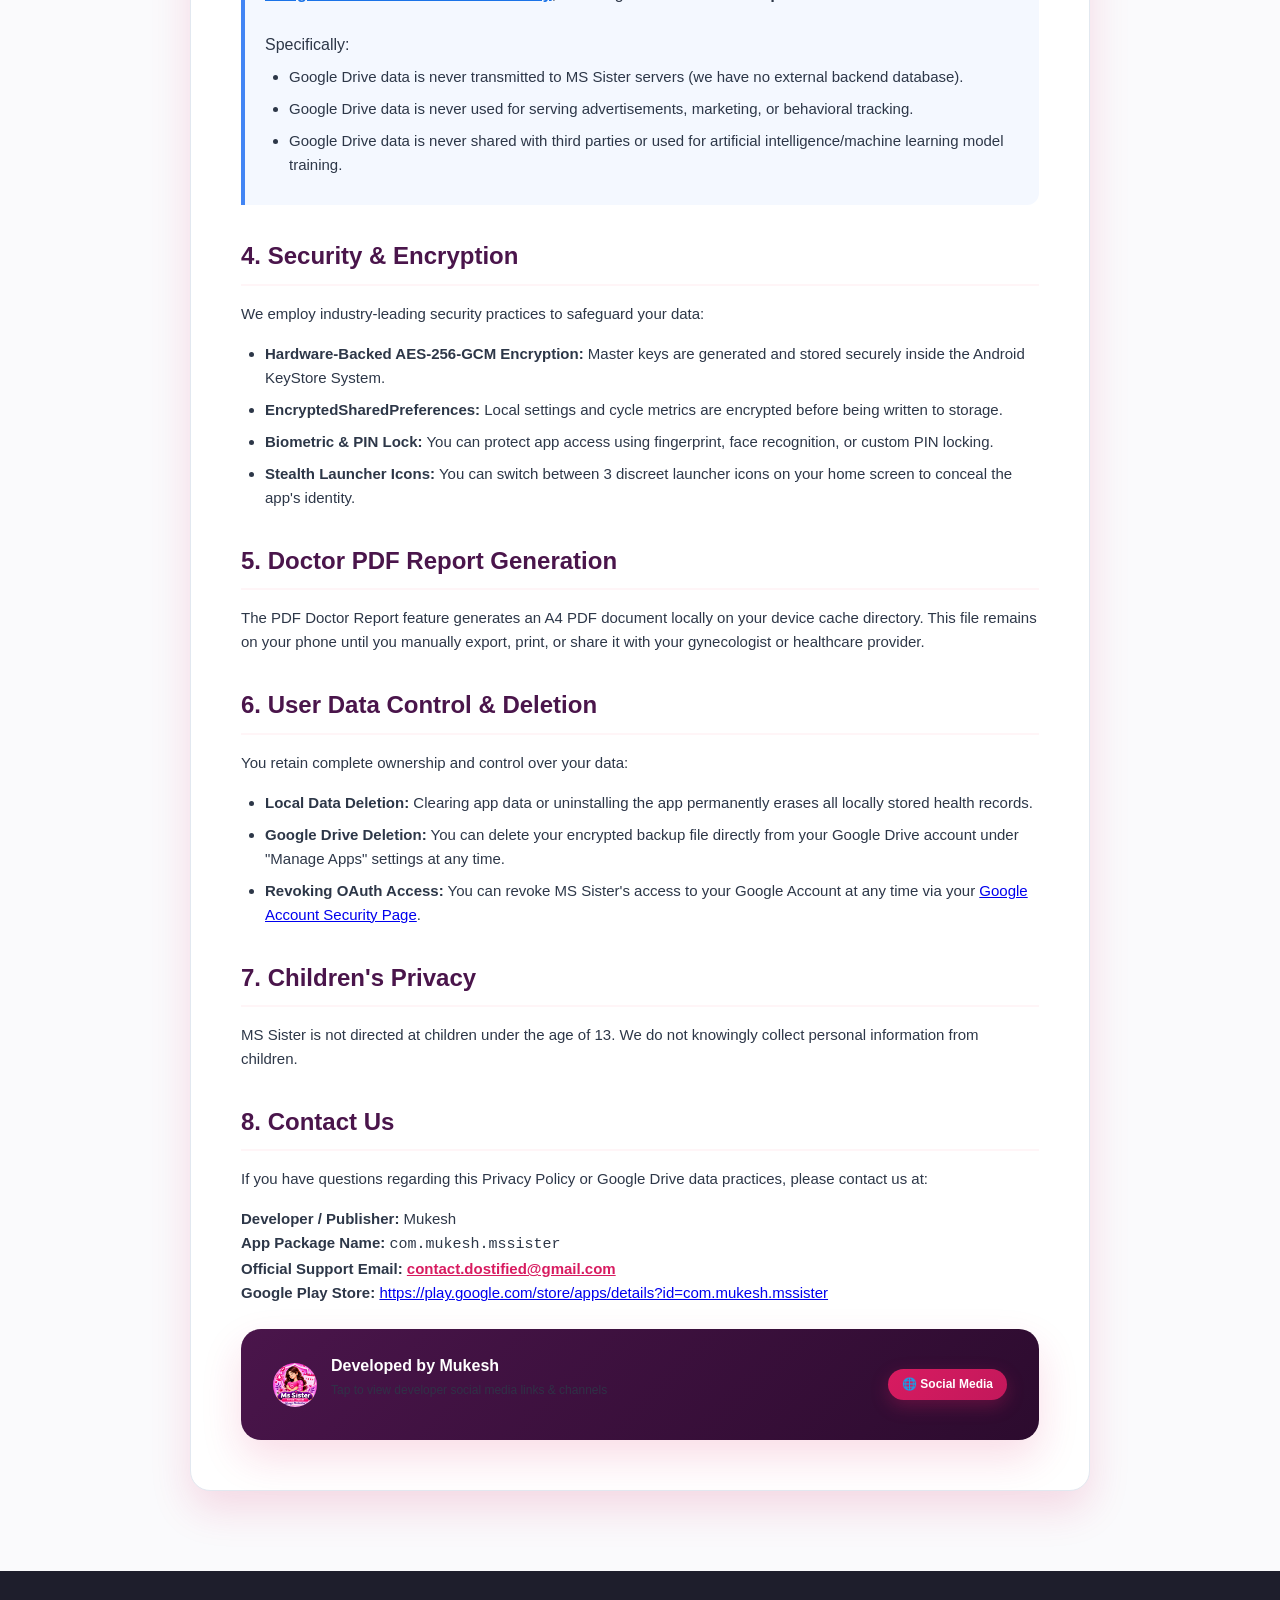
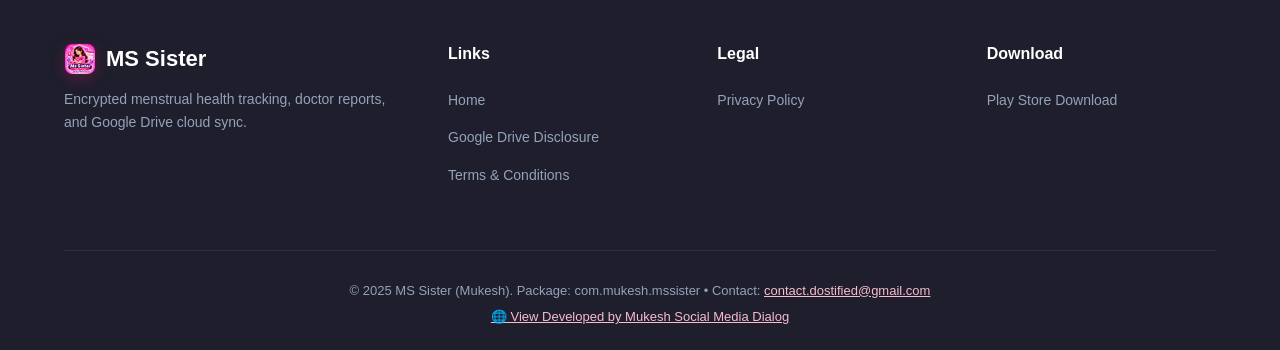
<file: privacy-policy.html>
<!DOCTYPE html>
<html lang="en">
<head>
    <meta charset="UTF-8">
    <meta name="viewport" content="width=device-width, initial-scale=1.0">
    <title>Privacy Policy — MS Sister App</title>
    <meta name="description" content="Privacy Policy for MS Sister (com.mukesh.mssister). Read how we protect your menstrual health data with hardware AES-256 encryption and zero-knowledge Google Drive backup.">
    <link rel="icon" type="image/png" href="assets/mssister1.png">
    <link rel="stylesheet" href="styles.css">
</head>
<body>

    <!-- Header Navigation -->
    <header class="navbar">
        <div class="container">
            <a href="index.html" class="brand-logo">
                <img src="assets/mssister1.png" alt="MS Sister Official App Icon" class="brand-icon">
                <div class="brand-name">MS <span>Sister</span></div>
            </a>
            <ul class="nav-links">
                <li><a href="index.html">Home</a></li>
                <li><a href="index.html#features">Features</a></li>
                <li><a href="google-drive-privacy.html">Google Drive Privacy</a></li>
                <li><a href="terms.html">Terms & Conditions</a></li>
            </ul>
            <a href="https://play.google.com/store/apps/details?id=com.mukesh.mssister" target="_blank" rel="noopener" class="btn-primary">
                <span>⚡ Get on Google Play</span>
            </a>
        </div>
    </header>

    <!-- Page Title Header -->
    <div class="legal-header">
        <div class="container">
            <h1>Privacy Policy</h1>
            <p>Effective Date: January 1, 2025 • Package: <code>com.mukesh.mssister</code></p>
        </div>
    </div>

    <!-- Main Content -->
    <div class="container">
        <div class="legal-content">
            <div class="highlight-box">
                <b>Summary:</b> MS Sister is built on a <b>Zero-Server, Zero-Telemetry Architecture</b>. Your intimate menstrual cycle data, symptom logs, and medical notes are stored exclusively on your device using hardware-backed AES-256-GCM encryption. When you enable cloud backup, your data is synced directly to your personal Google Drive storage. We do not collect, sell, or view your health records.
            </div>

            <h2>1. Introduction</h2>
            <p>
                This Privacy Policy describes how <b>MS Sister</b> ("we", "us", "our", or "the App"), developed by <b>Mukesh</b> (Package Name: <code>com.mukesh.mssister</code>), handles your information when you use our mobile application. Your privacy is fundamental to our mission. We believe intimate health records belong solely to you.
            </p>

            <h2>2. Data Collection & Usage</h2>
            <p>
                MS Sister is designed to operate locally on your Android device.
            </p>
            <ul>
                <li><b>Personal Health Data:</b> Your cycle start dates, period durations, symptom logs, flow intensity levels, pain scores, pain locations, moods, physical symptoms, and doctor notes are stored locally on your device in EncryptedSharedPreferences.</li>
                <li><b>No Third-Party Analytics / Telemetry:</b> We do not track your app activity, sell data to advertisers, or utilize third-party telemetry tools.</li>
                <li><b>Account Information:</b> If you choose to sign in with your Google account, we retrieve your email address solely to establish identity for Google Drive authorization and display your profile. You can mask your email display on screen at any time within the Settings tab.</li>
            </ul>

            <h2>3. Google Drive Integration & Google OAuth Scopes</h2>
            <p>
                MS Sister provides an optional feature allowing users to back up and restore their health data across devices using their personal Google Drive storage.
            </p>

            <h3>Scope Requested</h3>
            <p>
                The app requests access to the Google Drive API using restricted access scopes (such as <code>https://www.googleapis.com/auth/drive.appdata</code> or <code>drive.file</code>).
            </p>

            <h3>How Drive Data is Synced</h3>
            <ol style="margin-left: 20px; margin-bottom: 16px;">
                <li>Before syncing, MS Sister packages your cycle and symptom records into a JSON payload.</li>
                <li>The payload is encrypted on your phone using <b>Android KeyStore AES-256-GCM</b> hardware encryption.</li>
                <li>The encrypted payload is uploaded directly via secure HTTPS to your personal, private Google Drive storage space.</li>
                <li>When restoring data on a new device, the encrypted file is fetched directly from your Google Drive and decrypted locally.</li>
            </ol>

            <div class="highlight-box" style="border-left-color: #4285F4; background: #F4F8FF;">
                <b>Official Google Limited Use Disclosure:</b><br>
                MS Sister's use and transfer to any other app of information received from Google APIs will adhere to the <a href="https://developers.google.com/terms/api-services-user-data-policy" target="_blank" rel="noopener" style="color: #1A73E8; font-weight: bold;">Google API Services User Data Policy</a>, including the <b>Limited Use requirements</b>.<br><br>
                Specifically:
                <ul style="margin-top: 8px; margin-bottom: 0;">
                    <li>Google Drive data is never transmitted to MS Sister servers (we have no external backend database).</li>
                    <li>Google Drive data is never used for serving advertisements, marketing, or behavioral tracking.</li>
                    <li>Google Drive data is never shared with third parties or used for artificial intelligence/machine learning model training.</li>
                </ul>
            </div>

            <h2>4. Security & Encryption</h2>
            <p>
                We employ industry-leading security practices to safeguard your data:
            </p>
            <ul>
                <li><b>Hardware-Backed AES-256-GCM Encryption:</b> Master keys are generated and stored securely inside the Android KeyStore System.</li>
                <li><b>EncryptedSharedPreferences:</b> Local settings and cycle metrics are encrypted before being written to storage.</li>
                <li><b>Biometric & PIN Lock:</b> You can protect app access using fingerprint, face recognition, or custom PIN locking.</li>
                <li><b>Stealth Launcher Icons:</b> You can switch between 3 discreet launcher icons on your home screen to conceal the app's identity.</li>
            </ul>

            <h2>5. Doctor PDF Report Generation</h2>
            <p>
                The PDF Doctor Report feature generates an A4 PDF document locally on your device cache directory. This file remains on your phone until you manually export, print, or share it with your gynecologist or healthcare provider.
            </p>

            <h2>6. User Data Control & Deletion</h2>
            <p>
                You retain complete ownership and control over your data:
            </p>
            <ul>
                <li><b>Local Data Deletion:</b> Clearing app data or uninstalling the app permanently erases all locally stored health records.</li>
                <li><b>Google Drive Deletion:</b> You can delete your encrypted backup file directly from your Google Drive account under "Manage Apps" settings at any time.</li>
                <li><b>Revoking OAuth Access:</b> You can revoke MS Sister's access to your Google Account at any time via your <a href="https://myaccount.google.com/permissions" target="_blank" rel="noopener">Google Account Security Page</a>.</li>
            </ul>

            <h2>7. Children's Privacy</h2>
            <p>
                MS Sister is not directed at children under the age of 13. We do not knowingly collect personal information from children.
            </p>

            <h2>8. Contact Us</h2>
            <p>
                If you have questions regarding this Privacy Policy or Google Drive data practices, please contact us at:
            </p>
            <p>
                <b>Developer / Publisher:</b> Mukesh<br>
                <b>App Package Name:</b> <code>com.mukesh.mssister</code><br>
                <b>Official Support Email:</b> <a href="mailto:contact.dostified@gmail.com" style="color: var(--primary-rose); font-weight: bold;">contact.dostified@gmail.com</a><br>
                <b>Google Play Store:</b> <a href="https://play.google.com/store/apps/details?id=com.mukesh.mssister" target="_blank" rel="noopener">https://play.google.com/store/apps/details?id=com.mukesh.mssister</a>
            </p>

            <!-- Developed by Mukesh Social Media Button -->
            <div class="dev-banner-btn" onclick="openSocialModal()" style="margin-top: 24px;">
                <div style="display: flex; align-items: center; gap: 14px;">
                    <img src="assets/mssister1.png" alt="Mukesh Logo" style="width: 44px; height: 44px; border-radius: 50%;">
                    <div>
                        <h4 style="font-size: 16px; margin-bottom: 2px;">Developed by Mukesh</h4>
                        <p style="font-size: 12px; opacity: 0.85;">Tap to view developer social media links & channels</p>
                    </div>
                </div>
                <span class="btn-primary" style="padding: 6px 14px; font-size: 12px;">🌐 Social Media</span>
            </div>
        </div>
    </div>

    <!-- Footer -->
    <footer>
        <div class="container">
            <div class="footer-grid">
                <div class="footer-brand">
                    <div style="display: flex; align-items: center; gap: 10px; margin-bottom: 12px;">
                        <img src="assets/mssister1.png" alt="MS Sister Logo" class="brand-icon" style="width: 32px; height: 32px; border-radius: 8px;">
                        <h3 style="margin-bottom: 0;">MS Sister</h3>
                    </div>
                    <p>Encrypted menstrual health tracking, doctor reports, and Google Drive cloud sync.</p>
                </div>
                <div class="footer-col">
                    <h4>Links</h4>
                    <ul>
                        <li><a href="index.html">Home</a></li>
                        <li><a href="google-drive-privacy.html">Google Drive Disclosure</a></li>
                        <li><a href="terms.html">Terms & Conditions</a></li>
                    </ul>
                </div>
                <div class="footer-col">
                    <h4>Legal</h4>
                    <ul>
                        <li><a href="privacy-policy.html">Privacy Policy</a></li>
                    </ul>
                </div>
                <div class="footer-col">
                    <h4>Download</h4>
                    <ul>
                        <li><a href="https://play.google.com/store/apps/details?id=com.mukesh.mssister" target="_blank" rel="noopener">Play Store Download</a></li>
                    </ul>
                </div>
            </div>
            <div class="footer-bottom">
                <p>&copy; 2025 MS Sister (Mukesh). Package: com.mukesh.mssister • Contact: <a href="mailto:contact.dostified@gmail.com" style="color: var(--primary-rose-light);">contact.dostified@gmail.com</a></p>
                <p style="margin-top: 6px;"><a href="javascript:void(0)" onclick="openSocialModal()" style="color: var(--primary-rose-light); text-decoration: underline;">🌐 View Developed by Mukesh Social Media Dialog</a></p>
            </div>
        </div>
    </footer>

    <!-- Developed by Mukesh — Official Social Media Modal Dialog -->
    <div id="social-modal" class="modal-overlay">
        <div class="modal-card">
            <div class="modal-header">
                <img src="assets/dostified_logo.png" alt="Mukesh Saw Logo" class="dev-profile-pic">
                <div class="modal-title-group">
                    <h3>Mukesh Saw</h3>
                    <span class="dev-tagline">Developed by Mukesh</span>
                </div>
                <button class="modal-close" onclick="closeSocialModal()">&times;</button>
            </div>
            <div class="modal-body">
                <div class="social-links-grid" style="grid-template-columns: 1fr;">
                    <a href="https://whatsapp.com/channel/0029Va8zuwILCoX7PJQRD71K" target="_blank" rel="noopener" class="social-btn">
                        <img src="assets/whatsapp.png" alt="WhatsApp Channel" class="social-icon-img">
                        <div class="social-info">
                            <strong>WhatsApp Channel</strong>
                            <small>Official Updates</small>
                        </div>
                    </a>

                    <a href="https://t.me/Dostified" target="_blank" rel="noopener" class="social-btn">
                        <img src="assets/telegram.png" alt="Telegram Channel" class="social-icon-img">
                        <div class="social-info">
                            <strong>Telegram Channel</strong>
                            <small>@Dostified</small>
                        </div>
                    </a>

                    <a href="https://www.instagram.com/Dostified" target="_blank" rel="noopener" class="social-btn">
                        <img src="assets/instagram.png" alt="Instagram Profile" class="social-icon-img">
                        <div class="social-info">
                            <strong>Instagram Profile</strong>
                            <small>@Dostified</small>
                        </div>
                    </a>

                    <a href="https://www.facebook.com/Dostified" target="_blank" rel="noopener" class="social-btn">
                        <img src="assets/facebook.png" alt="Facebook Page" class="social-icon-img">
                        <div class="social-info">
                            <strong>Facebook Page</strong>
                            <small>@Dostified</small>
                        </div>
                    </a>

                    <a href="https://twitter.com/dostified" target="_blank" rel="noopener" class="social-btn">
                        <img src="assets/twitter.png" alt="Twitter Profile" class="social-icon-img">
                        <div class="social-info">
                            <strong>Twitter Profile</strong>
                            <small>@dostified</small>
                        </div>
                    </a>

                    <a href="https://youtube.com/@Dostified" target="_blank" rel="noopener" class="social-btn">
                        <img src="assets/youtube.png" alt="YouTube Channel" class="social-icon-img">
                        <div class="social-info">
                            <strong>YouTube Channel</strong>
                            <small>@Dostified</small>
                        </div>
                    </a>
                </div>
            </div>
            <div class="modal-footer" style="margin-top: 16px;">
                <button class="btn-primary" onclick="closeSocialModal()" style="width: 100%; justify-content: center;">Close</button>
            </div>
        </div>
    </div>

    <!-- Modal Dialog Script -->
    <script>
        function openSocialModal() {
            document.getElementById('social-modal').classList.add('active');
        }
        function closeSocialModal() {
            document.getElementById('social-modal').classList.remove('active');
        }
        document.getElementById('social-modal').addEventListener('click', function(e) {
            if (e.target === this) {
                closeSocialModal();
            }
        });
    </script>

</body>
</html>
</file>
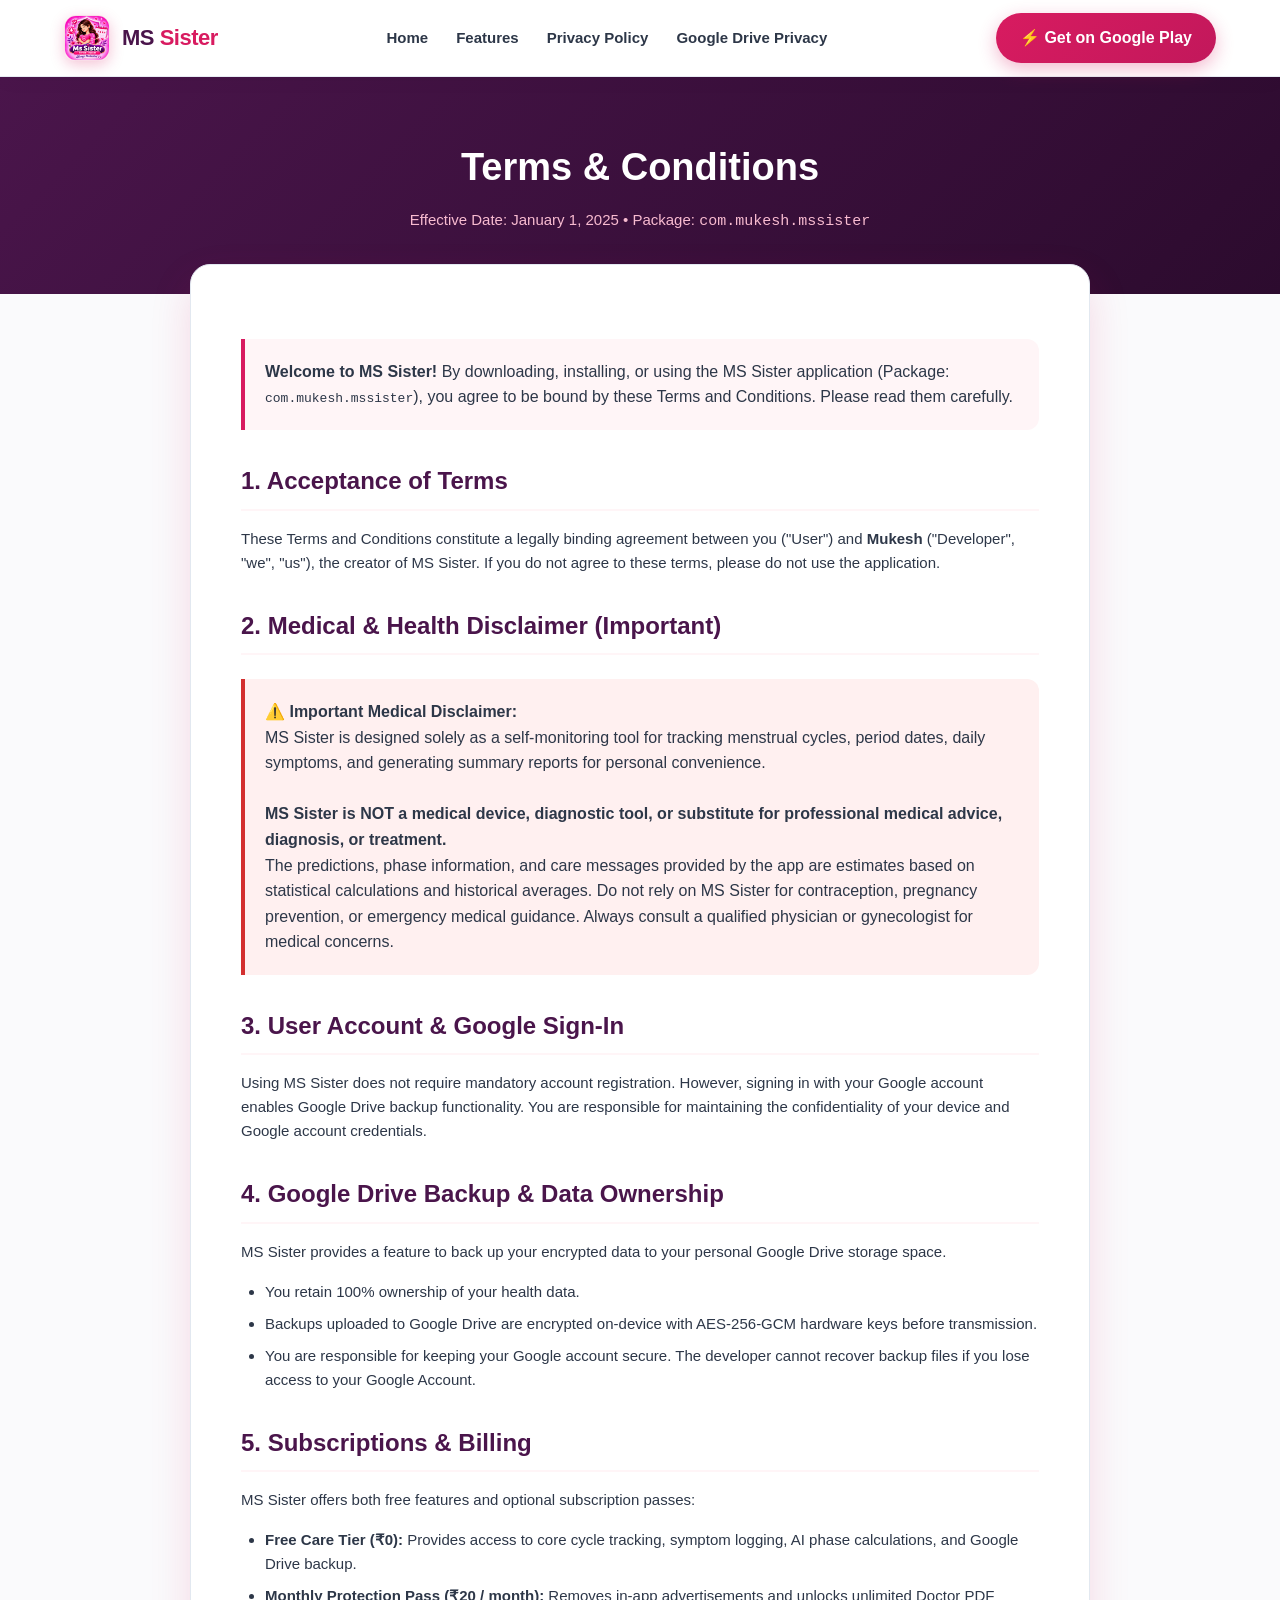
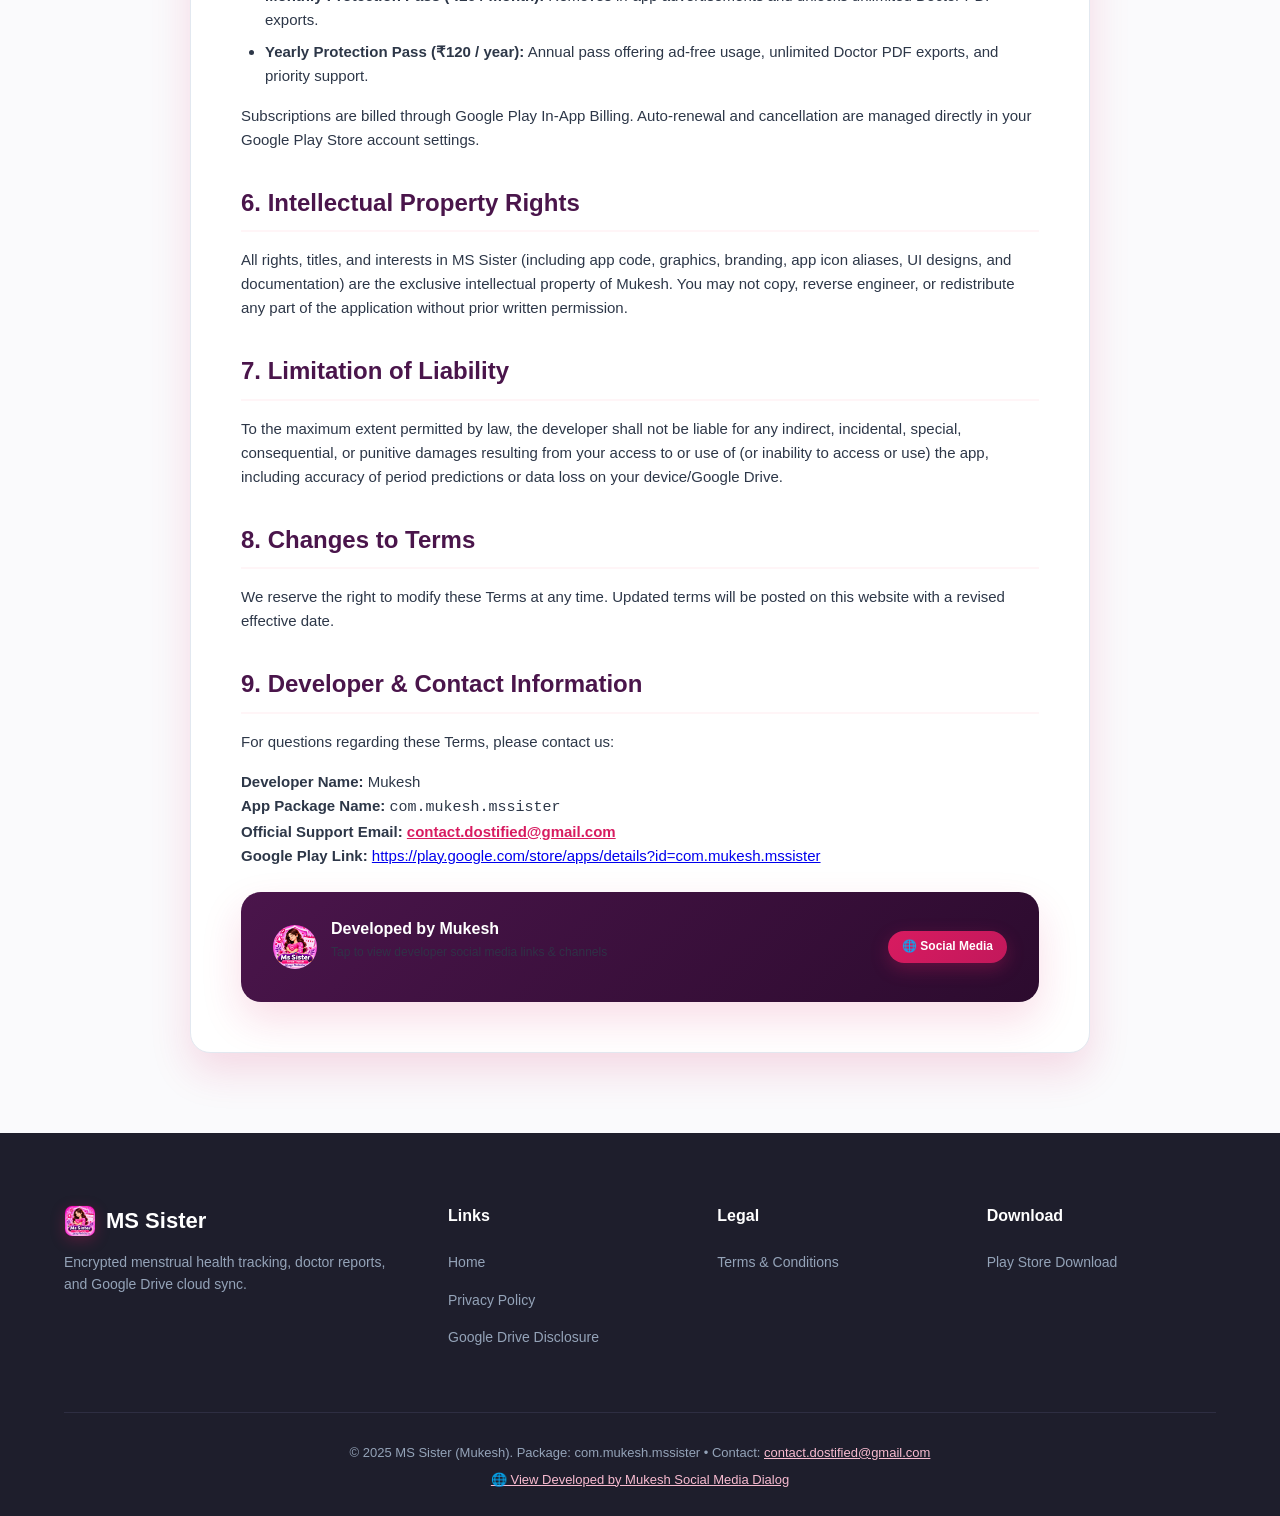
<file: terms.html>
<!DOCTYPE html>
<html lang="en">
<head>
    <meta charset="UTF-8">
    <meta name="viewport" content="width=device-width, initial-scale=1.0">
    <title>Terms & Conditions — MS Sister App</title>
    <meta name="description" content="Terms and Conditions for MS Sister (com.mukesh.mssister). Read our terms of service, medical disclaimer, subscription options, and user agreements.">
    <link rel="icon" type="image/png" href="assets/mssister1.png">
    <link rel="stylesheet" href="styles.css">
</head>
<body>

    <!-- Header Navigation -->
    <header class="navbar">
        <div class="container">
            <a href="index.html" class="brand-logo">
                <img src="assets/mssister1.png" alt="MS Sister Official App Icon" class="brand-icon">
                <div class="brand-name">MS <span>Sister</span></div>
            </a>
            <ul class="nav-links">
                <li><a href="index.html">Home</a></li>
                <li><a href="index.html#features">Features</a></li>
                <li><a href="privacy-policy.html">Privacy Policy</a></li>
                <li><a href="google-drive-privacy.html">Google Drive Privacy</a></li>
            </ul>
            <a href="https://play.google.com/store/apps/details?id=com.mukesh.mssister" target="_blank" rel="noopener" class="btn-primary">
                <span>⚡ Get on Google Play</span>
            </a>
        </div>
    </header>

    <!-- Page Title Header -->
    <div class="legal-header">
        <div class="container">
            <h1>Terms & Conditions</h1>
            <p>Effective Date: January 1, 2025 • Package: <code>com.mukesh.mssister</code></p>
        </div>
    </div>

    <!-- Main Content -->
    <div class="container">
        <div class="legal-content">
            <div class="highlight-box">
                <b>Welcome to MS Sister!</b> By downloading, installing, or using the MS Sister application (Package: <code>com.mukesh.mssister</code>), you agree to be bound by these Terms and Conditions. Please read them carefully.
            </div>

            <h2>1. Acceptance of Terms</h2>
            <p>
                These Terms and Conditions constitute a legally binding agreement between you ("User") and <b>Mukesh</b> ("Developer", "we", "us"), the creator of MS Sister. If you do not agree to these terms, please do not use the application.
            </p>

            <h2>2. Medical & Health Disclaimer (Important)</h2>
            <div class="highlight-box" style="background: #FFF0F0; border-left-color: #D32F2F;">
                <b>⚠️ Important Medical Disclaimer:</b><br>
                MS Sister is designed solely as a self-monitoring tool for tracking menstrual cycles, period dates, daily symptoms, and generating summary reports for personal convenience.<br><br>
                <b>MS Sister is NOT a medical device, diagnostic tool, or substitute for professional medical advice, diagnosis, or treatment.</b><br>
                The predictions, phase information, and care messages provided by the app are estimates based on statistical calculations and historical averages. Do not rely on MS Sister for contraception, pregnancy prevention, or emergency medical guidance. Always consult a qualified physician or gynecologist for medical concerns.
            </div>

            <h2>3. User Account & Google Sign-In</h2>
            <p>
                Using MS Sister does not require mandatory account registration. However, signing in with your Google account enables Google Drive backup functionality. You are responsible for maintaining the confidentiality of your device and Google account credentials.
            </p>

            <h2>4. Google Drive Backup & Data Ownership</h2>
            <p>
                MS Sister provides a feature to back up your encrypted data to your personal Google Drive storage space.
            </p>
            <ul>
                <li>You retain 100% ownership of your health data.</li>
                <li>Backups uploaded to Google Drive are encrypted on-device with AES-256-GCM hardware keys before transmission.</li>
                <li>You are responsible for keeping your Google account secure. The developer cannot recover backup files if you lose access to your Google Account.</li>
            </ul>

            <h2>5. Subscriptions & Billing</h2>
            <p>
                MS Sister offers both free features and optional subscription passes:
            </p>
            <ul>
                <li><b>Free Care Tier (₹0):</b> Provides access to core cycle tracking, symptom logging, AI phase calculations, and Google Drive backup.</li>
                <li><b>Monthly Protection Pass (₹20 / month):</b> Removes in-app advertisements and unlocks unlimited Doctor PDF exports.</li>
                <li><b>Yearly Protection Pass (₹120 / year):</b> Annual pass offering ad-free usage, unlimited Doctor PDF exports, and priority support.</li>
            </ul>
            <p>
                Subscriptions are billed through Google Play In-App Billing. Auto-renewal and cancellation are managed directly in your Google Play Store account settings.
            </p>

            <h2>6. Intellectual Property Rights</h2>
            <p>
                All rights, titles, and interests in MS Sister (including app code, graphics, branding, app icon aliases, UI designs, and documentation) are the exclusive intellectual property of Mukesh. You may not copy, reverse engineer, or redistribute any part of the application without prior written permission.
            </p>

            <h2>7. Limitation of Liability</h2>
            <p>
                To the maximum extent permitted by law, the developer shall not be liable for any indirect, incidental, special, consequential, or punitive damages resulting from your access to or use of (or inability to access or use) the app, including accuracy of period predictions or data loss on your device/Google Drive.
            </p>

            <h2>8. Changes to Terms</h2>
            <p>
                We reserve the right to modify these Terms at any time. Updated terms will be posted on this website with a revised effective date.
            </p>

            <h2>9. Developer & Contact Information</h2>
            <p>
                For questions regarding these Terms, please contact us:
            </p>
            <p>
                <b>Developer Name:</b> Mukesh<br>
                <b>App Package Name:</b> <code>com.mukesh.mssister</code><br>
                <b>Official Support Email:</b> <a href="mailto:contact.dostified@gmail.com" style="color: var(--primary-rose); font-weight: bold;">contact.dostified@gmail.com</a><br>
                <b>Google Play Link:</b> <a href="https://play.google.com/store/apps/details?id=com.mukesh.mssister" target="_blank" rel="noopener">https://play.google.com/store/apps/details?id=com.mukesh.mssister</a>
            </p>

            <!-- Developed by Mukesh Social Media Button -->
            <div class="dev-banner-btn" onclick="openSocialModal()" style="margin-top: 24px;">
                <div style="display: flex; align-items: center; gap: 14px;">
                    <img src="assets/mssister1.png" alt="Mukesh Logo" style="width: 44px; height: 44px; border-radius: 50%;">
                    <div>
                        <h4 style="font-size: 16px; margin-bottom: 2px;">Developed by Mukesh</h4>
                        <p style="font-size: 12px; opacity: 0.85;">Tap to view developer social media links & channels</p>
                    </div>
                </div>
                <span class="btn-primary" style="padding: 6px 14px; font-size: 12px;">🌐 Social Media</span>
            </div>
        </div>
    </div>

    <!-- Footer -->
    <footer>
        <div class="container">
            <div class="footer-grid">
                <div class="footer-brand">
                    <div style="display: flex; align-items: center; gap: 10px; margin-bottom: 12px;">
                        <img src="assets/mssister1.png" alt="MS Sister Logo" class="brand-icon" style="width: 32px; height: 32px; border-radius: 8px;">
                        <h3 style="margin-bottom: 0;">MS Sister</h3>
                    </div>
                    <p>Encrypted menstrual health tracking, doctor reports, and Google Drive cloud sync.</p>
                </div>
                <div class="footer-col">
                    <h4>Links</h4>
                    <ul>
                        <li><a href="index.html">Home</a></li>
                        <li><a href="privacy-policy.html">Privacy Policy</a></li>
                        <li><a href="google-drive-privacy.html">Google Drive Disclosure</a></li>
                    </ul>
                </div>
                <div class="footer-col">
                    <h4>Legal</h4>
                    <ul>
                        <li><a href="terms.html">Terms & Conditions</a></li>
                    </ul>
                </div>
                <div class="footer-col">
                    <h4>Download</h4>
                    <ul>
                        <li><a href="https://play.google.com/store/apps/details?id=com.mukesh.mssister" target="_blank" rel="noopener">Play Store Download</a></li>
                    </ul>
                </div>
            </div>
            <div class="footer-bottom">
                <p>&copy; 2025 MS Sister (Mukesh). Package: com.mukesh.mssister • Contact: <a href="mailto:contact.dostified@gmail.com" style="color: var(--primary-rose-light);">contact.dostified@gmail.com</a></p>
                <p style="margin-top: 6px;"><a href="javascript:void(0)" onclick="openSocialModal()" style="color: var(--primary-rose-light); text-decoration: underline;">🌐 View Developed by Mukesh Social Media Dialog</a></p>
            </div>
        </div>
    </footer>

    <!-- Developed by Mukesh — Official Social Media Modal Dialog -->
    <div id="social-modal" class="modal-overlay">
        <div class="modal-card">
            <div class="modal-header">
                <img src="assets/dostified_logo.png" alt="Mukesh Saw Logo" class="dev-profile-pic">
                <div class="modal-title-group">
                    <h3>Mukesh Saw</h3>
                    <span class="dev-tagline">Developed by Mukesh</span>
                </div>
                <button class="modal-close" onclick="closeSocialModal()">&times;</button>
            </div>
            <div class="modal-body">
                <div class="social-links-grid" style="grid-template-columns: 1fr;">
                    <a href="https://whatsapp.com/channel/0029Va8zuwILCoX7PJQRD71K" target="_blank" rel="noopener" class="social-btn">
                        <img src="assets/whatsapp.png" alt="WhatsApp Channel" class="social-icon-img">
                        <div class="social-info">
                            <strong>WhatsApp Channel</strong>
                            <small>Official Updates</small>
                        </div>
                    </a>

                    <a href="https://t.me/Dostified" target="_blank" rel="noopener" class="social-btn">
                        <img src="assets/telegram.png" alt="Telegram Channel" class="social-icon-img">
                        <div class="social-info">
                            <strong>Telegram Channel</strong>
                            <small>@Dostified</small>
                        </div>
                    </a>

                    <a href="https://www.instagram.com/Dostified" target="_blank" rel="noopener" class="social-btn">
                        <img src="assets/instagram.png" alt="Instagram Profile" class="social-icon-img">
                        <div class="social-info">
                            <strong>Instagram Profile</strong>
                            <small>@Dostified</small>
                        </div>
                    </a>

                    <a href="https://www.facebook.com/Dostified" target="_blank" rel="noopener" class="social-btn">
                        <img src="assets/facebook.png" alt="Facebook Page" class="social-icon-img">
                        <div class="social-info">
                            <strong>Facebook Page</strong>
                            <small>@Dostified</small>
                        </div>
                    </a>

                    <a href="https://twitter.com/dostified" target="_blank" rel="noopener" class="social-btn">
                        <img src="assets/twitter.png" alt="Twitter Profile" class="social-icon-img">
                        <div class="social-info">
                            <strong>Twitter Profile</strong>
                            <small>@dostified</small>
                        </div>
                    </a>

                    <a href="https://youtube.com/@Dostified" target="_blank" rel="noopener" class="social-btn">
                        <img src="assets/youtube.png" alt="YouTube Channel" class="social-icon-img">
                        <div class="social-info">
                            <strong>YouTube Channel</strong>
                            <small>@Dostified</small>
                        </div>
                    </a>
                </div>
            </div>
            <div class="modal-footer" style="margin-top: 16px;">
                <button class="btn-primary" onclick="closeSocialModal()" style="width: 100%; justify-content: center;">Close</button>
            </div>
        </div>
    </div>

    <!-- Modal Dialog Script -->
    <script>
        function openSocialModal() {
            document.getElementById('social-modal').classList.add('active');
        }
        function closeSocialModal() {
            document.getElementById('social-modal').classList.remove('active');
        }
        document.getElementById('social-modal').addEventListener('click', function(e) {
            if (e.target === this) {
                closeSocialModal();
            }
        });
    </script>

</body>
</html>
</file>
<file: styles.css>
/* ==========================================
   MS SISTER - Modern Website Stylesheet
   Theme: Protective Rose, Soft Peach, Deep Plum
   ========================================== */

:root {
    --primary-rose: #D81B60;
    --primary-rose-light: #F8BBD0;
    --primary-rose-dark: #C2185B;
    --deep-plum: #4A154B;
    --soft-peach: #FF8A80;
    --peach-bg: #FFF5F7;
    --accent-gold: #FFB300;
    --dark-surface: #1E1E2C;
    --text-main: #2D3748;
    --text-muted: #64748B;
    --bg-main: #FAFAFC;
    --bg-card: #FFFFFF;
    --border-color: #E2E8F0;
    --shadow-soft: 0 10px 30px rgba(216, 27, 96, 0.08);
    --shadow-hover: 0 18px 40px rgba(216, 27, 96, 0.15);
    --radius-lg: 20px;
    --radius-md: 12px;
    --transition: all 0.3s ease;
}

* {
    box-sizing: border-box;
    margin: 0;
    padding: 0;
}

body {
    font-family: 'Segoe UI', -apple-system, BlinkMacSystemFont, Roboto, Helvetica, Arial, sans-serif;
    background-color: var(--bg-main);
    color: var(--text-main);
    line-height: 1.6;
    -webkit-font-smoothing: antialiased;
}

/* Container */
.container {
    max-width: 1200px;
    margin: 0 auto;
    padding: 0 24px;
}

/* Navigation Bar */
.navbar {
    background: rgba(255, 255, 255, 0.92);
    backdrop-filter: blur(12px);
    position: sticky;
    top: 0;
    z-index: 1000;
    border-bottom: 1px solid rgba(226, 232, 240, 0.8);
    box-shadow: 0 4px 20px rgba(0, 0, 0, 0.03);
}

.navbar .container {
    display: flex;
    justify-content: space-between;
    align-items: center;
    height: 76px;
}

.brand-logo {
    display: flex;
    align-items: center;
    gap: 12px;
    text-decoration: none;
}

.brand-icon {
    width: 46px;
    height: 46px;
    border-radius: 12px;
    object-fit: cover;
    box-shadow: 0 4px 14px rgba(216, 27, 96, 0.25);
    border: 1px solid rgba(216, 27, 96, 0.15);
}

.brand-name {
    font-size: 22px;
    font-weight: 800;
    color: var(--deep-plum);
    letter-spacing: -0.5px;
}

.brand-name span {
    color: var(--primary-rose);
}

.nav-links {
    display: flex;
    align-items: center;
    gap: 28px;
    list-style: none;
}

.nav-links a {
    text-decoration: none;
    color: var(--text-main);
    font-weight: 600;
    font-size: 15px;
    transition: var(--transition);
}

.nav-links a:hover {
    color: var(--primary-rose);
}

.btn-primary {
    background: linear-gradient(135deg, var(--primary-rose), var(--primary-rose-dark));
    color: white !important;
    padding: 12px 24px;
    border-radius: 50px;
    font-weight: 700;
    text-decoration: none;
    display: inline-flex;
    align-items: center;
    gap: 8px;
    box-shadow: 0 6px 18px rgba(216, 27, 96, 0.3);
    transition: var(--transition);
    border: none;
    cursor: pointer;
}

.btn-primary:hover {
    transform: translateY(-2px);
    box-shadow: 0 10px 24px rgba(216, 27, 96, 0.4);
}

.btn-secondary {
    background: white;
    color: var(--deep-plum) !important;
    border: 2px solid var(--primary-rose-light);
    padding: 10px 22px;
    border-radius: 50px;
    font-weight: 700;
    text-decoration: none;
    display: inline-flex;
    align-items: center;
    gap: 8px;
    transition: var(--transition);
}

.btn-secondary:hover {
    background: var(--peach-bg);
    border-color: var(--primary-rose);
    transform: translateY(-2px);
}

/* Hero Section */
.hero {
    padding: 90px 0 70px;
    background: radial-gradient(circle at top right, #FFF5F7 0%, #FAFAFC 60%);
    overflow: hidden;
}

.hero-grid {
    display: grid;
    grid-template-columns: 1.2fr 0.8fr;
    gap: 60px;
    align-items: center;
}

.hero-badge {
    display: inline-flex;
    align-items: center;
    gap: 8px;
    background: #FFF0F4;
    border: 1px solid var(--primary-rose-light);
    color: var(--primary-rose-dark);
    padding: 6px 16px;
    border-radius: 50px;
    font-size: 14px;
    font-weight: 700;
    margin-bottom: 24px;
}

.hero-title {
    font-size: 48px;
    font-weight: 900;
    line-height: 1.15;
    color: var(--deep-plum);
    margin-bottom: 20px;
}

.hero-title span {
    background: linear-gradient(135deg, var(--primary-rose), #E91E63);
    -webkit-background-clip: text;
    -webkit-text-fill-color: transparent;
}

.hero-subtitle {
    font-size: 18px;
    color: var(--text-muted);
    margin-bottom: 36px;
    max-width: 580px;
}

.hero-buttons {
    display: flex;
    gap: 16px;
    flex-wrap: wrap;
    margin-bottom: 32px;
}

.hero-mockup-card {
    background: white;
    border-radius: var(--radius-lg);
    padding: 30px;
    box-shadow: var(--shadow-hover);
    border: 1px solid rgba(216, 27, 96, 0.12);
    position: relative;
}

.app-card-preview {
    background: linear-gradient(135deg, var(--deep-plum), #2C0B2E);
    border-radius: 16px;
    padding: 24px;
    color: white;
    margin-bottom: 20px;
}

.app-card-header {
    display: flex;
    justify-content: space-between;
    align-items: center;
    margin-bottom: 16px;
}

.phase-pill {
    background: rgba(255, 255, 255, 0.2);
    padding: 4px 12px;
    border-radius: 20px;
    font-size: 13px;
    font-weight: 600;
}

.icon-switcher-grid {
    display: flex;
    gap: 12px;
    margin-top: 14px;
}

.icon-thumb {
    width: 48px;
    height: 48px;
    border-radius: 12px;
    box-shadow: 0 4px 10px rgba(0,0,0,0.1);
    border: 2px solid var(--border-color);
    transition: var(--transition);
}

.icon-thumb.active {
    border-color: var(--primary-rose);
    transform: scale(1.08);
}

/* Feature Grid */
.features-section {
    padding: 90px 0;
}

.section-header {
    text-align: center;
    max-width: 700px;
    margin: 0 auto 60px;
}

.section-tag {
    color: var(--primary-rose);
    font-weight: 800;
    text-transform: uppercase;
    letter-spacing: 1.5px;
    font-size: 13px;
    margin-bottom: 10px;
    display: block;
}

.section-title {
    font-size: 36px;
    font-weight: 800;
    color: var(--deep-plum);
    margin-bottom: 16px;
}

.section-description {
    font-size: 16px;
    color: var(--text-muted);
}

.grid-3 {
    display: grid;
    grid-template-columns: repeat(auto-fit, minmax(320px, 1fr));
    gap: 30px;
}

.feature-card {
    background: var(--bg-card);
    border-radius: var(--radius-lg);
    padding: 36px;
    border: 1px solid var(--border-color);
    box-shadow: var(--shadow-soft);
    transition: var(--transition);
}

.feature-card:hover {
    transform: translateY(-6px);
    box-shadow: var(--shadow-hover);
    border-color: var(--primary-rose-light);
}

.feature-icon-wrapper {
    width: 56px;
    height: 56px;
    border-radius: 14px;
    background: var(--peach-bg);
    color: var(--primary-rose);
    display: flex;
    align-items: center;
    justify-content: center;
    font-size: 26px;
    margin-bottom: 20px;
}

.feature-card h3 {
    font-size: 20px;
    font-weight: 700;
    color: var(--deep-plum);
    margin-bottom: 12px;
}

.feature-card p {
    color: var(--text-muted);
    font-size: 15px;
}

/* Google Drive Sync Focus Section */
.drive-section {
    background: linear-gradient(135deg, #FFF0F4 0%, #FCE4EC 100%);
    padding: 90px 0;
    border-top: 1px solid var(--primary-rose-light);
    border-bottom: 1px solid var(--primary-rose-light);
    position: relative;
}

.drive-box {
    background: white;
    border-radius: var(--radius-lg);
    padding: 48px;
    box-shadow: var(--shadow-hover);
    border: 1px solid rgba(216, 27, 96, 0.15);
}

.drive-header {
    display: flex;
    align-items: center;
    gap: 16px;
    margin-bottom: 24px;
}

.drive-logo {
    width: 48px;
    height: 48px;
}

.drive-steps {
    display: grid;
    grid-template-columns: repeat(auto-fit, minmax(250px, 1fr));
    gap: 24px;
    margin-top: 36px;
}

.drive-step-item {
    background: var(--bg-main);
    border-radius: var(--radius-md);
    padding: 24px;
    border: 1px solid var(--border-color);
}

.step-num {
    background: var(--primary-rose);
    color: white;
    width: 30px;
    height: 30px;
    border-radius: 50%;
    display: flex;
    align-items: center;
    justify-content: center;
    font-weight: 800;
    font-size: 14px;
    margin-bottom: 14px;
}

.compliance-badge {
    background: #E8F5E9;
    border: 1px solid #A5D6A7;
    color: #1B5E20;
    padding: 16px 24px;
    border-radius: var(--radius-md);
    margin-top: 32px;
    font-size: 14px;
    line-height: 1.6;
}

/* Account & Developer Info Card */
.account-section {
    padding: 80px 0;
}

.info-card {
    background: white;
    border-radius: var(--radius-lg);
    border: 1px solid var(--border-color);
    padding: 40px;
    box-shadow: var(--shadow-soft);
}

.info-table {
    width: 100%;
    border-collapse: collapse;
    margin-top: 20px;
}

.info-table th, .info-table td {
    padding: 14px 18px;
    text-align: left;
    border-bottom: 1px solid var(--border-color);
    font-size: 15px;
}

.info-table th {
    background: var(--peach-bg);
    color: var(--deep-plum);
    font-weight: 700;
    width: 30%;
}

/* Developed by Mukesh - Social Media Dialog Modal */
.dev-banner-btn {
    background: linear-gradient(135deg, var(--deep-plum), #2C0B2E);
    color: white;
    border-radius: var(--radius-lg);
    padding: 24px 32px;
    display: flex;
    justify-content: space-between;
    align-items: center;
    margin-top: 30px;
    cursor: pointer;
    box-shadow: var(--shadow-hover);
    transition: var(--transition);
}

.dev-banner-btn:hover {
    transform: translateY(-3px);
    box-shadow: 0 16px 36px rgba(74, 21, 75, 0.3);
}

.modal-overlay {
    position: fixed;
    top: 0;
    left: 0;
    width: 100%;
    height: 100%;
    background: rgba(15, 15, 26, 0.7);
    backdrop-filter: blur(8px);
    display: flex;
    align-items: center;
    justify-content: center;
    z-index: 2000;
    opacity: 0;
    pointer-events: none;
    transition: all 0.3s ease;
}

.modal-overlay.active {
    opacity: 1;
    pointer-events: auto;
}

.modal-card {
    background: white;
    width: 90%;
    max-width: 520px;
    border-radius: 24px;
    padding: 30px;
    box-shadow: 0 20px 60px rgba(0, 0, 0, 0.35);
    border: 1px solid rgba(216, 27, 96, 0.2);
    transform: scale(0.9) translateY(20px);
    transition: all 0.3s cubic-bezier(0.175, 0.885, 0.32, 1.275);
}

.modal-overlay.active .modal-card {
    transform: scale(1) translateY(0);
}

.modal-header {
    display: flex;
    align-items: center;
    gap: 16px;
    margin-bottom: 20px;
    position: relative;
}

.dev-profile-pic {
    width: 58px;
    height: 58px;
    border-radius: 50%;
    box-shadow: 0 4px 12px rgba(216, 27, 96, 0.3);
    border: 2px solid var(--primary-rose);
    object-fit: cover;
}

.modal-title-group h3 {
    font-size: 20px;
    font-weight: 800;
    color: var(--deep-plum);
}

.dev-tagline {
    font-size: 13px;
    color: var(--primary-rose);
    font-weight: 600;
}

.modal-close {
    position: absolute;
    top: -4px;
    right: 0;
    background: var(--bg-main);
    border: none;
    font-size: 24px;
    width: 36px;
    height: 36px;
    border-radius: 50%;
    cursor: pointer;
    color: var(--text-muted);
    transition: var(--transition);
}

.modal-close:hover {
    background: var(--peach-bg);
    color: var(--primary-rose);
}

.social-links-grid {
    display: grid;
    grid-template-columns: 1fr 1fr;
    gap: 12px;
    margin: 20px 0;
}

.social-btn {
    display: flex;
    align-items: center;
    gap: 12px;
    padding: 12px 14px;
    background: var(--bg-main);
    border: 1px solid var(--border-color);
    border-radius: 14px;
    text-decoration: none;
    color: var(--text-main);
    transition: var(--transition);
}

.social-btn:hover {
    transform: translateY(-2px);
    border-color: var(--primary-rose);
    background: var(--peach-bg);
    box-shadow: 0 6px 16px rgba(216, 27, 96, 0.12);
}

.social-icon {
    font-size: 22px;
}

.social-icon-img {
    width: 28px;
    height: 28px;
    border-radius: 6px;
    object-fit: cover;
}

.social-info strong {
    display: block;
    font-size: 13px;
    color: var(--deep-plum);
}

.social-info small {
    font-size: 11px;
    color: var(--text-muted);
}

/* Subscriptions Section */
.pricing-section {
    padding: 80px 0;
    background: var(--bg-main);
}

.pricing-grid {
    display: grid;
    grid-template-columns: repeat(auto-fit, minmax(280px, 1fr));
    gap: 30px;
    margin-top: 40px;
}

.pricing-card {
    background: white;
    border-radius: var(--radius-lg);
    padding: 36px;
    border: 1px solid var(--border-color);
    text-align: center;
    transition: var(--transition);
    box-shadow: var(--shadow-soft);
    position: relative;
}

.pricing-card.popular {
    border: 2px solid var(--primary-rose);
    transform: scale(1.03);
    box-shadow: var(--shadow-hover);
}

.popular-tag {
    position: absolute;
    top: -14px;
    left: 50%;
    transform: translateX(-50%);
    background: var(--primary-rose);
    color: white;
    padding: 4px 16px;
    border-radius: 20px;
    font-size: 12px;
    font-weight: 800;
    text-transform: uppercase;
}

.price {
    font-size: 38px;
    font-weight: 900;
    color: var(--deep-plum);
    margin: 16px 0;
}

.pricing-features {
    list-style: none;
    margin: 24px 0;
    text-align: left;
}

.pricing-features li {
    padding: 10px 0;
    border-bottom: 1px dashed var(--border-color);
    color: var(--text-main);
    font-size: 14px;
    display: flex;
    align-items: center;
    gap: 10px;
}

.pricing-features li::before {
    content: "✓";
    color: var(--primary-rose);
    font-weight: bold;
}

/* Legal Document Layouts (Privacy Policy, Terms, Google Drive) */
.legal-header {
    background: linear-gradient(135deg, var(--deep-plum), #2C0B2E);
    color: white;
    padding: 60px 0;
    text-align: center;
}

.legal-header h1 {
    font-size: 38px;
    font-weight: 800;
    margin-bottom: 10px;
}

.legal-header p {
    color: var(--primary-rose-light);
    font-size: 15px;
}

.legal-content {
    background: white;
    margin: -30px auto 80px;
    max-width: 900px;
    border-radius: var(--radius-lg);
    padding: 50px;
    box-shadow: var(--shadow-hover);
    border: 1px solid var(--border-color);
}

.legal-content h2 {
    font-size: 24px;
    color: var(--deep-plum);
    margin: 32px 0 16px;
    border-bottom: 2px solid var(--peach-bg);
    padding-bottom: 8px;
}

.legal-content h3 {
    font-size: 18px;
    color: var(--primary-rose-dark);
    margin: 20px 0 10px;
}

.legal-content p, .legal-content ul {
    color: var(--text-main);
    margin-bottom: 16px;
    font-size: 15px;
}

.legal-content ul {
    padding-left: 24px;
}

.legal-content li {
    margin-bottom: 8px;
}

.highlight-box {
    background: var(--peach-bg);
    border-left: 4px solid var(--primary-rose);
    padding: 20px;
    border-radius: 0 var(--radius-md) var(--radius-md) 0;
    margin: 24px 0;
}

/* Footer */
footer {
    background: var(--dark-surface);
    color: #94A3B8;
    padding: 70px 0 30px;
}

.footer-grid {
    display: grid;
    grid-template-columns: 1.5fr repeat(3, 1fr);
    gap: 40px;
    margin-bottom: 50px;
}

.footer-brand h3 {
    color: white;
    font-size: 22px;
    margin-bottom: 12px;
}

.footer-brand p {
    font-size: 14px;
    line-height: 1.6;
}

.footer-col h4 {
    color: white;
    font-size: 16px;
    margin-bottom: 20px;
}

.footer-col ul {
    list-style: none;
}

.footer-col li {
    margin-bottom: 12px;
}

.footer-col a {
    color: #94A3B8;
    text-decoration: none;
    font-size: 14px;
    transition: var(--transition);
}

.footer-col a:hover {
    color: var(--primary-rose-light);
}

.footer-bottom {
    border-top: 1px solid #2E2E42;
    padding-top: 30px;
    text-align: center;
    font-size: 13px;
}

/* Responsive */
@media (max-width: 900px) {
    .hero-grid {
        grid-template-columns: 1fr;
    }

    .footer-grid {
        grid-template-columns: 1fr 1fr;
    }

    .legal-content {
        padding: 30px 20px;
    }
}

@media (max-width: 600px) {
    .nav-links {
        display: none;
    }
    .hero-title {
        font-size: 34px;
    }
    .footer-grid {
        grid-template-columns: 1fr;
    }
}
</file>
